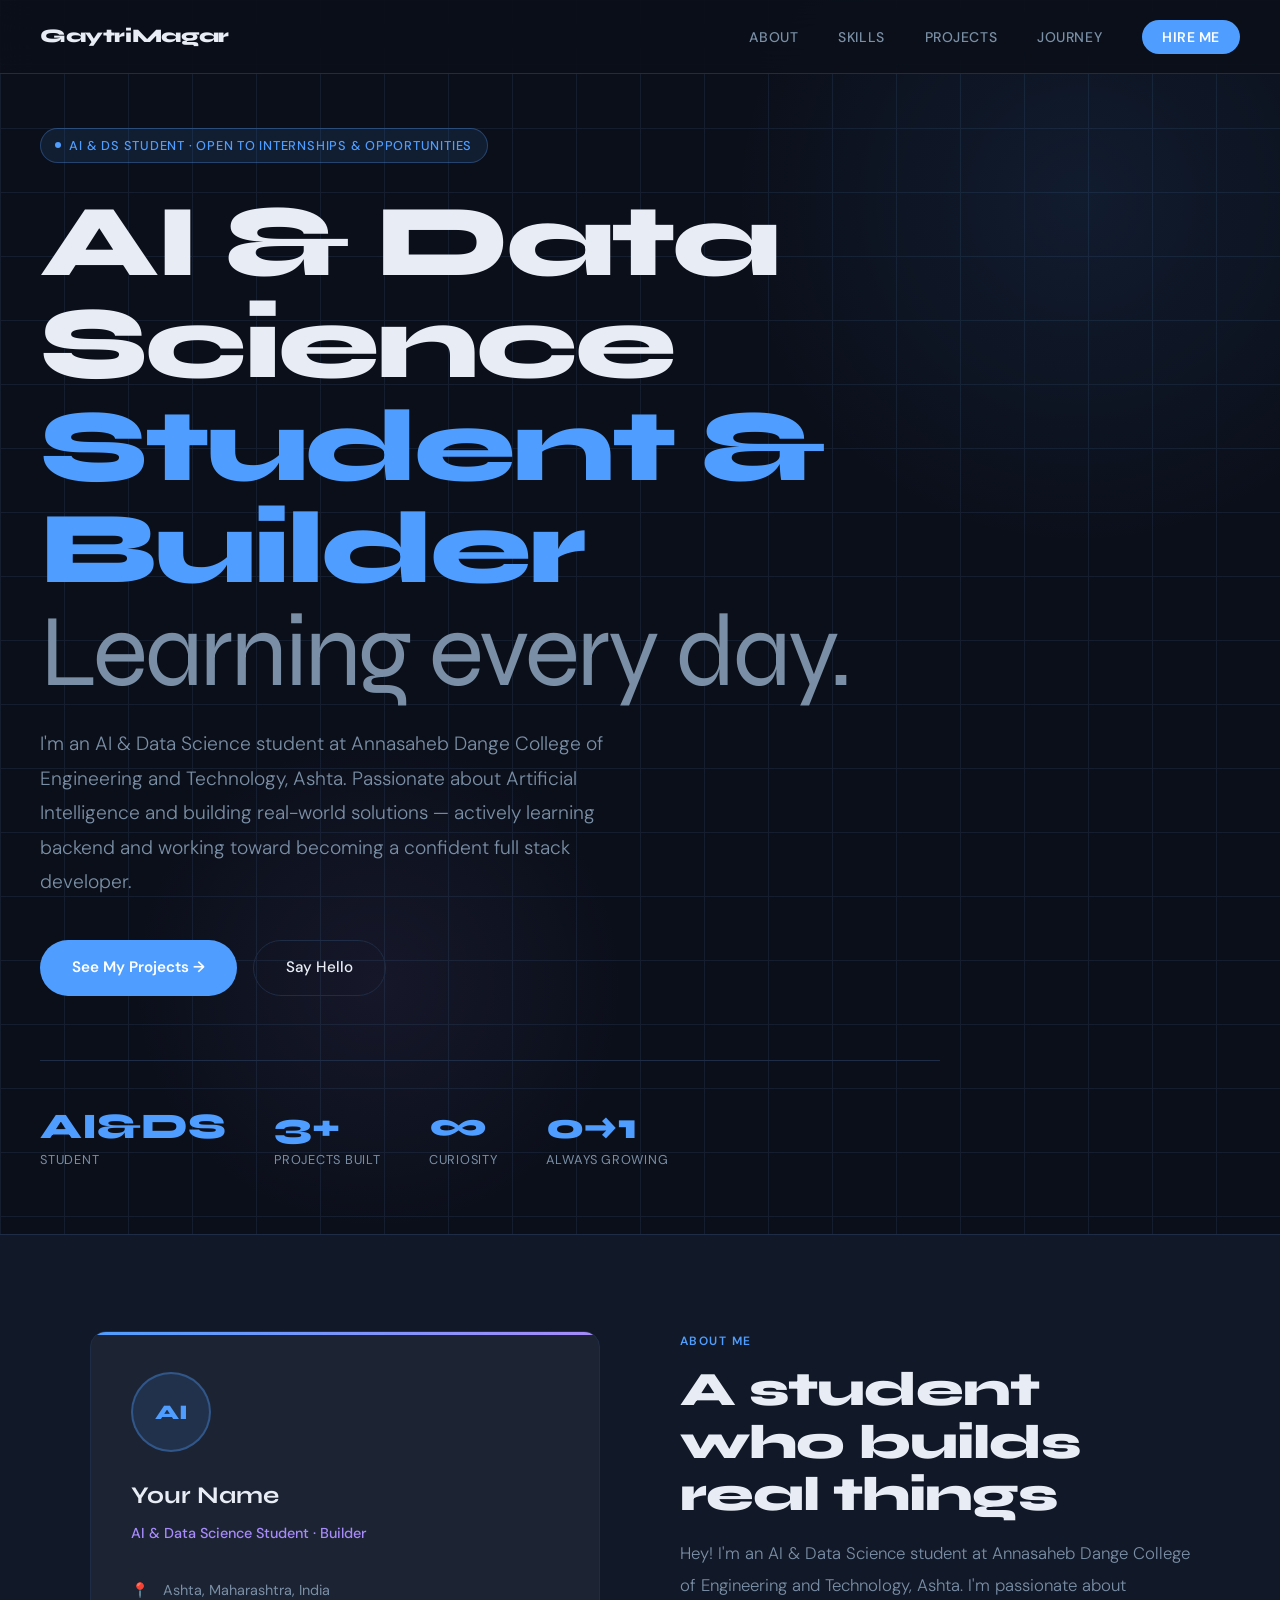
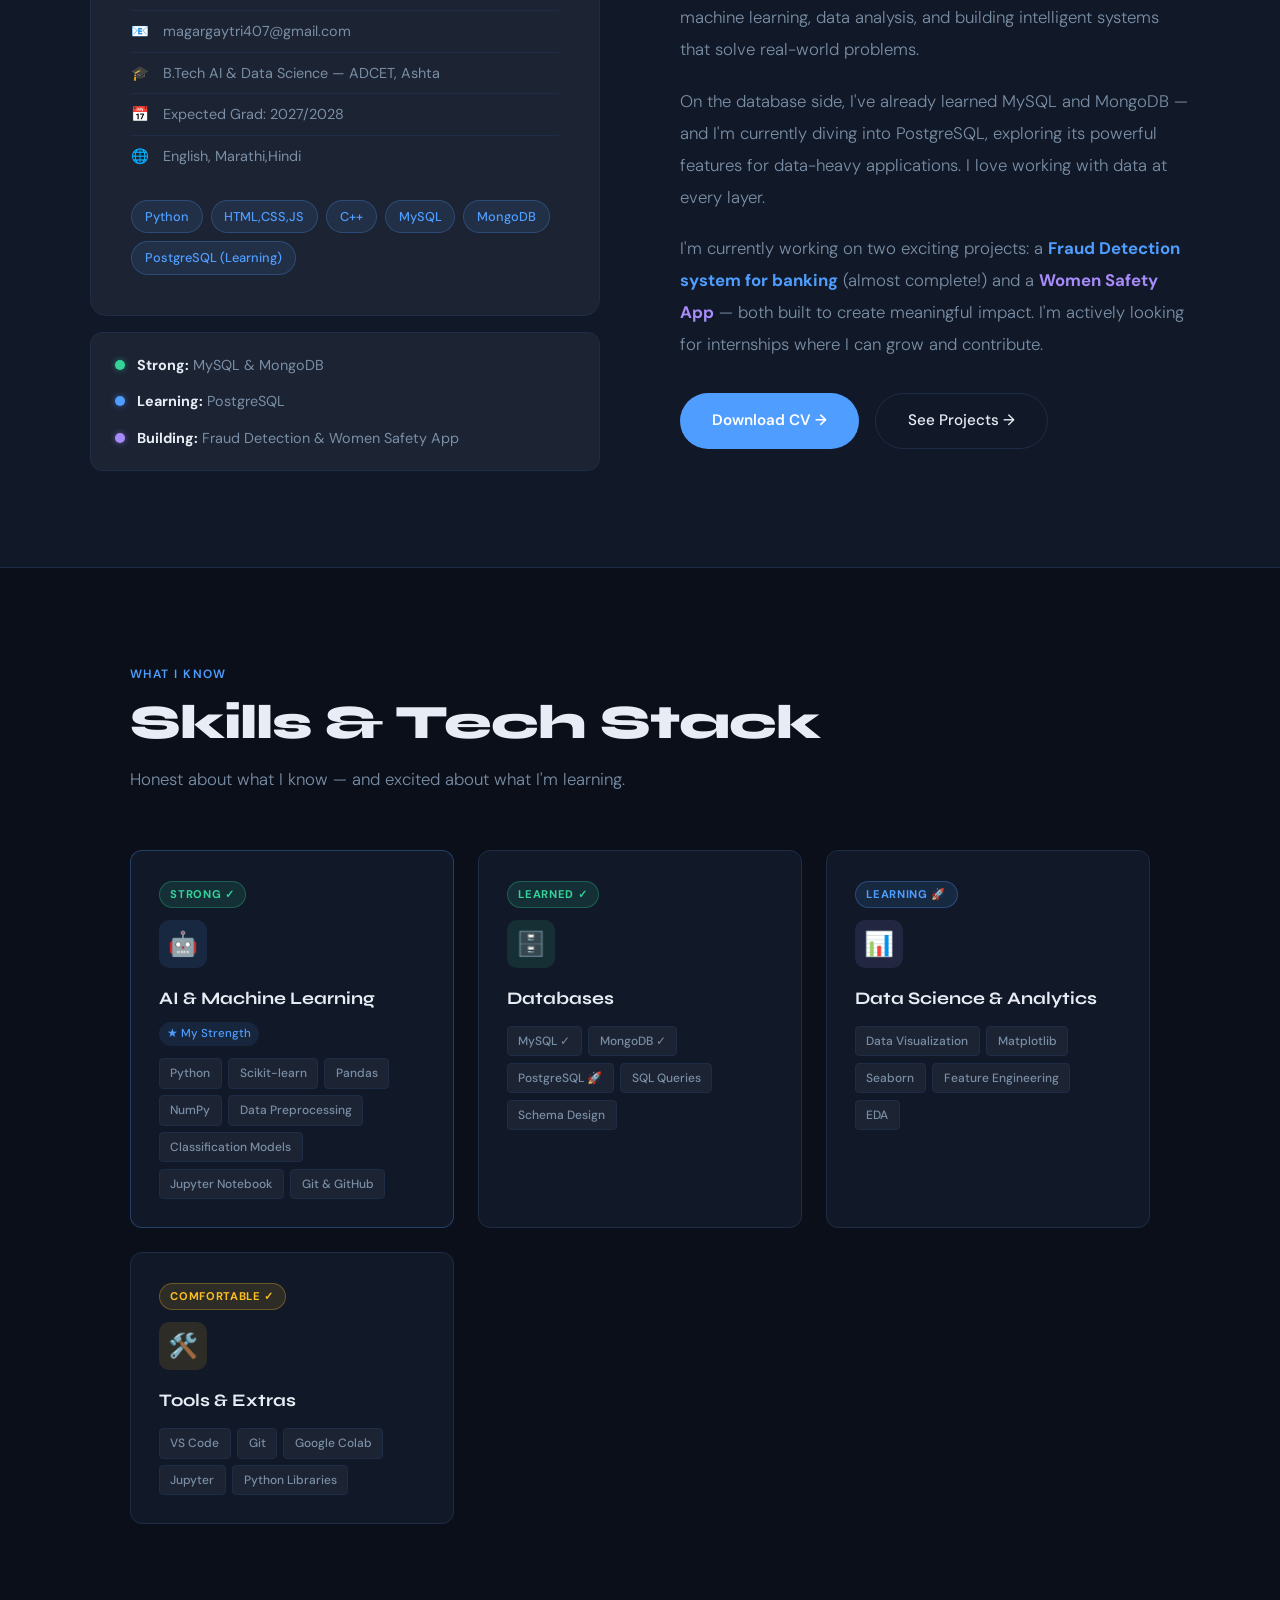
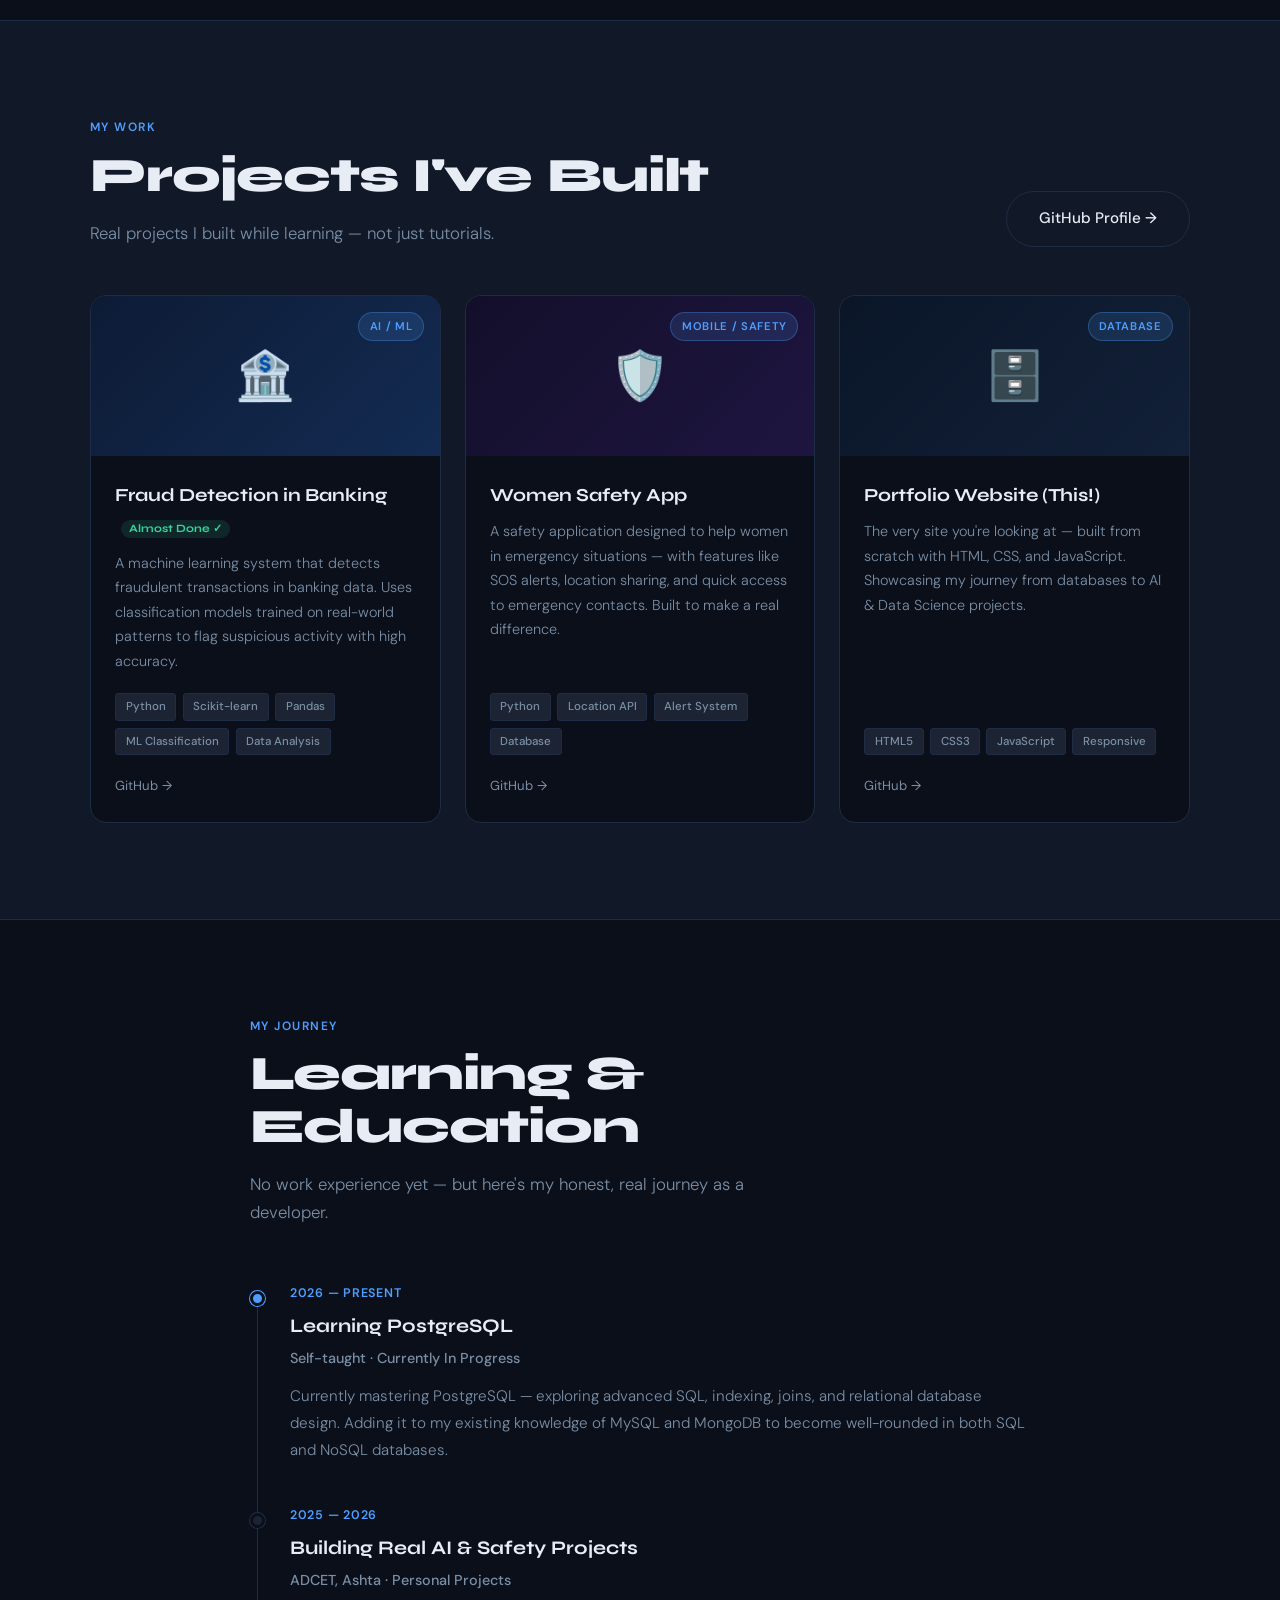
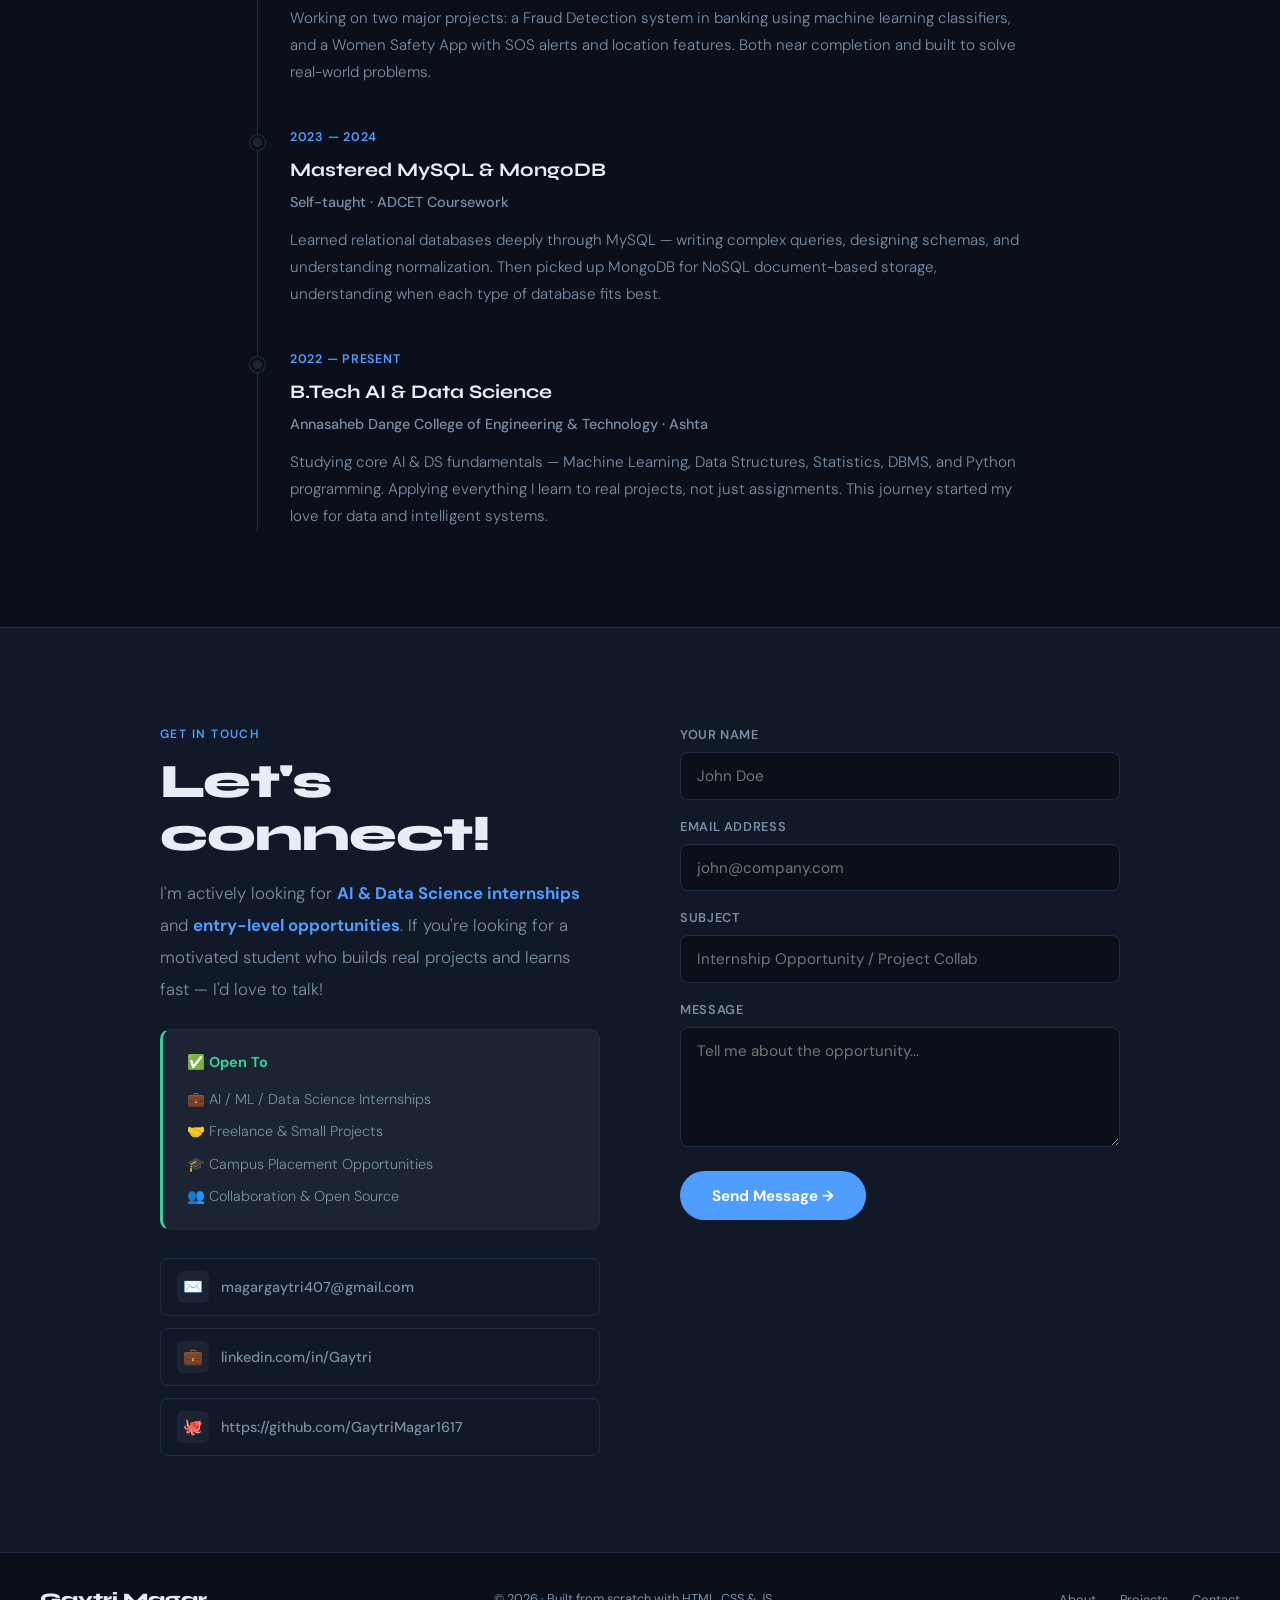
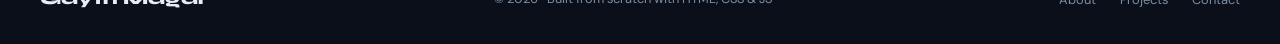
<file: index.html>
<!DOCTYPE html>
<html lang="en">
<head>
  <meta charset="UTF-8">
  <meta name="viewport" content="width=device-width, initial-scale=1.0">
  <title>AI & DS Student — Annasaheb Dange College of Engineering</title>
  <link rel="preconnect" href="https://fonts.googleapis.com">
  <link href="https://fonts.googleapis.com/css2?family=Syne:wght@400;500;600;700;800&family=DM+Sans:ital,wght@0,300;0,400;0,500;1,300&display=swap" rel="stylesheet">
  <link rel="stylesheet" href="style.css">
</head>
<body>

  <!-- ── NAVBAR ── -->
  <nav>
    <a href="#" class="nav-logo">Gaytri<span></span>Magar</a>
    <ul class="nav-links">
      <li><a href="#about">About</a></li>
      <li><a href="#skills">Skills</a></li>
      <li><a href="#projects">Projects</a></li>
      <li><a href="#learning">Journey</a></li>
      <li><a href="#contact" class="nav-cta">Hire Me</a></li>
    </ul>
    <button class="hamburger" onclick="toggleMenu()" aria-label="Menu">
      <span></span><span></span><span></span>
    </button>
  </nav>

  <!-- ── MOBILE MENU ── -->
  <div class="mobile-menu" id="mobileMenu">
    <a href="#about"    onclick="toggleMenu()">About</a>
    <a href="#skills"   onclick="toggleMenu()">Skills</a>
    <a href="#projects" onclick="toggleMenu()">Projects</a>
    <a href="#learning" onclick="toggleMenu()">Journey</a>
    <a href="#contact"  onclick="toggleMenu()">Contact</a>
  </div>

  <!-- ── HERO ── -->
  <section class="hero" id="home">
    <div class="hero-grid-bg"></div>
    <div class="hero-glow"></div>
    <div class="hero-glow2"></div>
    <div class="hero-content">
      <div class="hero-tag">AI &amp; DS Student · Open to internships &amp; opportunities</div>
      <h1>
        AI &amp; Data Science<br>
        <span class="line2">Student &amp; Builder</span><br>
        <span class="line3">Learning every day.</span>
      </h1>
      <p class="hero-desc">
        I'm an AI &amp; Data Science student at Annasaheb Dange College of Engineering and Technology, Ashta. Passionate about Artificial Intelligence and building real-world solutions — actively learning backend and working toward becoming a confident full stack developer.
      </p>
      <div class="hero-actions">
        <a href="#projects" class="btn-primary">See My Projects →</a>
        <a href="#contact"  class="btn-secondary">Say Hello</a>
      </div>
      <div class="hero-stats">
        <div><div class="stat-num">AI&amp;DS</div><div class="stat-label">Student</div></div>
        <div><div class="stat-num">3+</div><div class="stat-label">Projects Built</div></div>
        <div><div class="stat-num">∞</div><div class="stat-label">Curiosity</div></div>
        <div><div class="stat-num">0→1</div><div class="stat-label">Always Growing</div></div>
      </div>
    </div>
  </section>

  <!-- ── ABOUT ── -->
  <section id="about">
    <div class="about-grid">
      <div class="about-visual">
        <div class="about-card">
          <div class="about-initial">AI</div>
          <div class="about-name">Your Name</div>
          <div class="about-role">AI &amp; Data Science Student · Builder</div>
          <ul class="about-details">
            <li><span>📍</span><span>Ashta, Maharashtra, India</span></li>
            <li><span>📧</span><span>magargaytri407@gmail.com</span></li>
            <li><span>🎓</span><span>B.Tech AI &amp; Data Science — ADCET, Ashta</span></li>
            <li><span>📅</span><span>Expected Grad: 2027/2028</span></li>
            <li><span>🌐</span><span>English, Marathi,Hindi</span></li>
          </ul>
          <div class="about-badges">
            <span class="badge">Python</span>
            <span class="badge">HTML,CSS,JS</span>
            <span class="badge">C++</span>
            <span class="badge">MySQL</span>
            <span class="badge">MongoDB</span>
            <span class="badge">PostgreSQL (Learning)</span>
          </div>
        </div>
        <div class="status-card">
          <div class="status-row">
            <span class="status-dot strong"></span>
            <span><strong>Strong:</strong> MySQL &amp; MongoDB</span>
          </div>
          <div class="status-row">
            <span class="status-dot learning"></span>
            <span><strong>Learning:</strong> PostgreSQL</span>
          </div>
          <div class="status-row">
            <span class="status-dot exploring"></span>
            <span><strong>Building:</strong> Fraud Detection &amp; Women Safety App</span>
          </div>
        </div>
      </div>

      <div class="about-text">
        <div class="section-label">About Me</div>
        <h2 class="section-title">A student who builds real things</h2>
        <p>Hey! I'm an AI &amp; Data Science student at Annasaheb Dange College of Engineering and Technology, Ashta.
           I'm passionate about machine learning, data analysis, and building intelligent systems that solve real-world problems.</p>
        <p>On the database side, I've already learned MySQL and MongoDB — and I'm currently diving into PostgreSQL, exploring its powerful features for data-heavy applications. I love working with data at every layer.</p>
        <p>I'm currently working on two exciting projects: a <strong style="color:var(--accent)">Fraud Detection system for banking</strong> (almost complete!) and a <strong style="color:var(--accent2)">Women Safety App</strong> — both built to create meaningful impact. I'm actively looking for internships where I can grow and contribute.</p>
        <div style="margin-top:2rem; display:flex; gap:1rem; flex-wrap:wrap;">
          <a href="#contact" class="btn-primary">Download CV →</a>
          <a href="#projects" class="btn-secondary">See Projects →</a>
        </div>
      </div>
    </div>
  </section>

  <!-- ── SKILLS ── -->
  <section id="skills">
    <div class="skills-header">
      <div class="section-label">What I Know</div>
      <h2 class="section-title">Skills &amp; Tech Stack</h2>
      <p class="section-sub">Honest about what I know — and excited about what I'm learning.</p>
    </div>
    <div class="skills-grid">

      <div class="skill-card featured">
        <div class="skill-level-badge strong">Strong ✓</div>
        <div class="skill-card-icon yellow">🤖</div>
        <h3>AI &amp; Machine Learning <span class="skill-star">★ My Strength</span></h3>
        <div class="skill-tags">
          <span class="skill-tag">Python</span>
          <span class="skill-tag">Scikit-learn</span>
          <span class="skill-tag">Pandas</span>
          <span class="skill-tag">NumPy</span>
          <span class="skill-tag">Data Preprocessing</span>
          <span class="skill-tag">Classification Models</span>
          <span class="skill-tag">Jupyter Notebook</span>
          <span class="skill-tag">Git &amp; GitHub</span>
        </div>
      </div>

      <div class="skill-card">
        <div class="skill-level-badge strong">Learned ✓</div>
        <div class="skill-card-icon blue">🗄️</div>
        <h3>Databases</h3>
        <div class="skill-tags">
          <span class="skill-tag">MySQL ✓</span>
          <span class="skill-tag">MongoDB ✓</span>
          <span class="skill-tag">PostgreSQL 🚀</span>
          <span class="skill-tag">SQL Queries</span>
          <span class="skill-tag">Schema Design</span>
        </div>
      </div>

      <div class="skill-card">
        <div class="skill-level-badge learning">Learning 🚀</div>
        <div class="skill-card-icon teal">📊</div>
        <h3>Data Science &amp; Analytics</h3>
        <div class="skill-tags">
          <span class="skill-tag">Data Visualization</span>
          <span class="skill-tag">Matplotlib</span>
          <span class="skill-tag">Seaborn</span>
          <span class="skill-tag">Feature Engineering</span>
          <span class="skill-tag">EDA</span>
        </div>
      </div>

      <div class="skill-card">
        <div class="skill-level-badge comfortable">Comfortable ✓</div>
        <div class="skill-card-icon pink">🛠️</div>
        <h3>Tools &amp; Extras</h3>
        <div class="skill-tags">
          <span class="skill-tag">VS Code</span>
          <span class="skill-tag">Git</span>
          <span class="skill-tag">Google Colab</span>
          <span class="skill-tag">Jupyter</span>
          <span class="skill-tag">Python Libraries</span>
        </div>
      </div>

    </div>
  </section>

  <!-- ── PROJECTS ── -->
  <section id="projects">
    <div class="projects-inner">
      <div class="projects-header">
        <div>
          <div class="section-label">My Work</div>
          <h2 class="section-title">Projects I've Built</h2>
          <p class="section-sub" style="margin-top:0.5rem;">Real projects I built while learning — not just tutorials.</p>
        </div>
        <a href="https://github.com/" target="_blank" class="btn-secondary">GitHub Profile →</a>
      </div>
      <div class="projects-grid">

        <div class="project-card">
          <div class="project-thumb p1">
            <span>🏦</span>
            <span class="project-thumb-label">AI / ML</span>
          </div>
          <div class="project-body">
            <div class="project-title">Fraud Detection in Banking <span style="font-size:0.7rem;color:var(--accent3);background:rgba(52,211,153,0.12);padding:0.15rem 0.5rem;border-radius:1rem;margin-left:0.4rem;">Almost Done ✓</span></div>
            <p class="project-desc">A machine learning system that detects fraudulent transactions in banking data. Uses classification models trained on real-world patterns to flag suspicious activity with high accuracy.</p>
            <div class="project-stack">
              <span class="stack-pill">Python</span>
              <span class="stack-pill">Scikit-learn</span>
              <span class="stack-pill">Pandas</span>
              <span class="stack-pill">ML Classification</span>
              <span class="stack-pill">Data Analysis</span>
            </div>
            <div class="project-links">
              <a href="#" class="project-link ghost">GitHub →</a>
            </div>
          </div>
        </div>

        <div class="project-card">
          <div class="project-thumb p3">
            <span>🛡️</span>
            <span class="project-thumb-label">Mobile / Safety</span>
          </div>
          <div class="project-body">
            <div class="project-title">Women Safety App</div>
            <p class="project-desc">A safety application designed to help women in emergency situations — with features like SOS alerts, location sharing, and quick access to emergency contacts. Built to make a real difference.</p>
            <div class="project-stack">
              <span class="stack-pill">Python</span>
              <span class="stack-pill">Location API</span>
              <span class="stack-pill">Alert System</span>
              <span class="stack-pill">Database</span>
            </div>
            <div class="project-links">
              <a href="#" class="project-link ghost">GitHub →</a>
            </div>
          </div>
        </div>

        <div class="project-card">
          <div class="project-thumb p2">
            <span>🗄️</span>
            <span class="project-thumb-label">Database</span>
          </div>
          <div class="project-body">
            <div class="project-title">Portfolio Website (This!)</div>
            <p class="project-desc">The very site you're looking at — built from scratch with HTML, CSS, and JavaScript. Showcasing my journey from databases to AI &amp; Data Science projects.</p>
            <div class="project-stack">
              <span class="stack-pill">HTML5</span>
              <span class="stack-pill">CSS3</span>
              <span class="stack-pill">JavaScript</span>
              <span class="stack-pill">Responsive</span>
            </div>
            <div class="project-links">
              <a href="#" class="project-link ghost">GitHub →</a>
            </div>
          </div>
        </div>

      </div>
    </div>
  </section>

  <!-- ── LEARNING JOURNEY ── -->
  <section id="learning">
    <div class="exp-header">
      <div class="section-label">My Journey</div>
      <h2 class="section-title">Learning &amp; Education</h2>
      <p class="section-sub">No work experience yet — but here's my honest, real journey as a developer.</p>
    </div>
    <div class="timeline">

      <div class="timeline-item">
        <div class="timeline-dot"></div>
        <div class="timeline-period">2026 — Present</div>
        <div class="timeline-title">Learning PostgreSQL</div>
        <div class="timeline-company">Self-taught · Currently In Progress</div>
        <p class="timeline-desc">Currently mastering PostgreSQL — exploring advanced SQL, indexing, joins, and relational database design. Adding it to my existing knowledge of MySQL and MongoDB to become well-rounded in both SQL and NoSQL databases.</p>
      </div>

      <div class="timeline-item">
        <div class="timeline-dot"></div>
        <div class="timeline-period">2025 — 2026</div>
        <div class="timeline-title">Building Real AI &amp; Safety Projects</div>
        <div class="timeline-company">ADCET, Ashta · Personal Projects</div>
        <p class="timeline-desc">Working on two major projects: a Fraud Detection system in banking using machine learning classifiers, and a Women Safety App with SOS alerts and location features. Both near completion and built to solve real-world problems.</p>
      </div>

      <div class="timeline-item">
        <div class="timeline-dot"></div>
        <div class="timeline-period">2023 — 2024</div>
        <div class="timeline-title">Mastered MySQL &amp; MongoDB</div>
        <div class="timeline-company">Self-taught · ADCET Coursework</div>
        <p class="timeline-desc">Learned relational databases deeply through MySQL — writing complex queries, designing schemas, and understanding normalization. Then picked up MongoDB for NoSQL document-based storage, understanding when each type of database fits best.</p>
      </div>

      <div class="timeline-item">
        <div class="timeline-dot"></div>
        <div class="timeline-period">2022 — Present</div>
        <div class="timeline-title">B.Tech AI &amp; Data Science</div>
        <div class="timeline-company">Annasaheb Dange College of Engineering &amp; Technology · Ashta</div>
        <p class="timeline-desc">Studying core AI &amp; DS fundamentals — Machine Learning, Data Structures, Statistics, DBMS, and Python programming. Applying everything I learn to real projects, not just assignments. This journey started my love for data and intelligent systems.</p>
      </div>

    </div>
  </section>

  <!-- ── CONTACT ── -->
  <section id="contact">
    <div class="contact-inner">
      <div class="contact-info">
        <div class="section-label">Get In Touch</div>
        <h2 class="section-title">Let's connect!</h2>
        <p>I'm actively looking for <strong style="color:var(--accent)">AI &amp; Data Science internships</strong> and <strong style="color:var(--accent)">entry-level opportunities</strong>. If you're looking for a motivated student who builds real projects and learns fast — I'd love to talk!</p>
        <div class="open-to-box">
          <div class="open-to-title">✅ Open To</div>
          <ul class="open-to-list">
            <li>💼 AI / ML / Data Science Internships</li>
            <li>🤝 Freelance &amp; Small Projects</li>
            <li>🎓 Campus Placement Opportunities</li>
            <li>👥 Collaboration &amp; Open Source</li>
          </ul>
        </div>
        <div class="contact-socials">
          <a href="mailto:you@email.com" class="social-link">
            <div class="social-icon">✉️</div> magargaytri407@gmail.com
          </a>
          <a href="#" class="social-link">
            <div class="social-icon">💼</div> linkedin.com/in/Gaytri
          </a>
          <a href="#" class="social-link">
            <div class="social-icon">🐙</div> https://github.com/GaytriMagar1617
          </a>
        </div>
      </div>
      <div class="contact-form">
        <div class="form-group">
          <label>Your Name</label>
          <input type="text" id="contactName" placeholder="John Doe">
        </div>
        <div class="form-group">
          <label>Email Address</label>
          <input type="email" id="contactEmail" placeholder="john@company.com">
        </div>
        <div class="form-group">
          <label>Subject</label>
          <input type="text" id="contactSubject" placeholder="Internship Opportunity / Project Collab">
        </div>
        <div class="form-group">
          <label>Message</label>
          <textarea id="contactMessage" placeholder="Tell me about the opportunity..."></textarea>
        </div>
        <button class="form-submit" id="submitBtn" onclick="handleSubmit()">Send Message →</button>
        <div id="formMsg" style="margin-top:0.75rem;font-size:0.9rem;display:none;"></div>
      </div>
    </div>
  </section>

  <!-- ── FOOTER ── -->
  <footer>
    <a href="#" class="footer-logo">Gaytri<span> </span>Magar</a>
    <p class="footer-copy">© 2026 · Built from scratch with HTML, CSS &amp; JS </p>
    <ul class="footer-links">
      <li><a href="#about">About</a></li>
      <li><a href="#projects">Projects</a></li>
      <li><a href="#contact">Contact</a></li>
    </ul>
  </footer>

  <a href="#home" class="back-top" id="backTop">↑</a>
  <script src="script.js"></script>
</body>
</html>
</file>
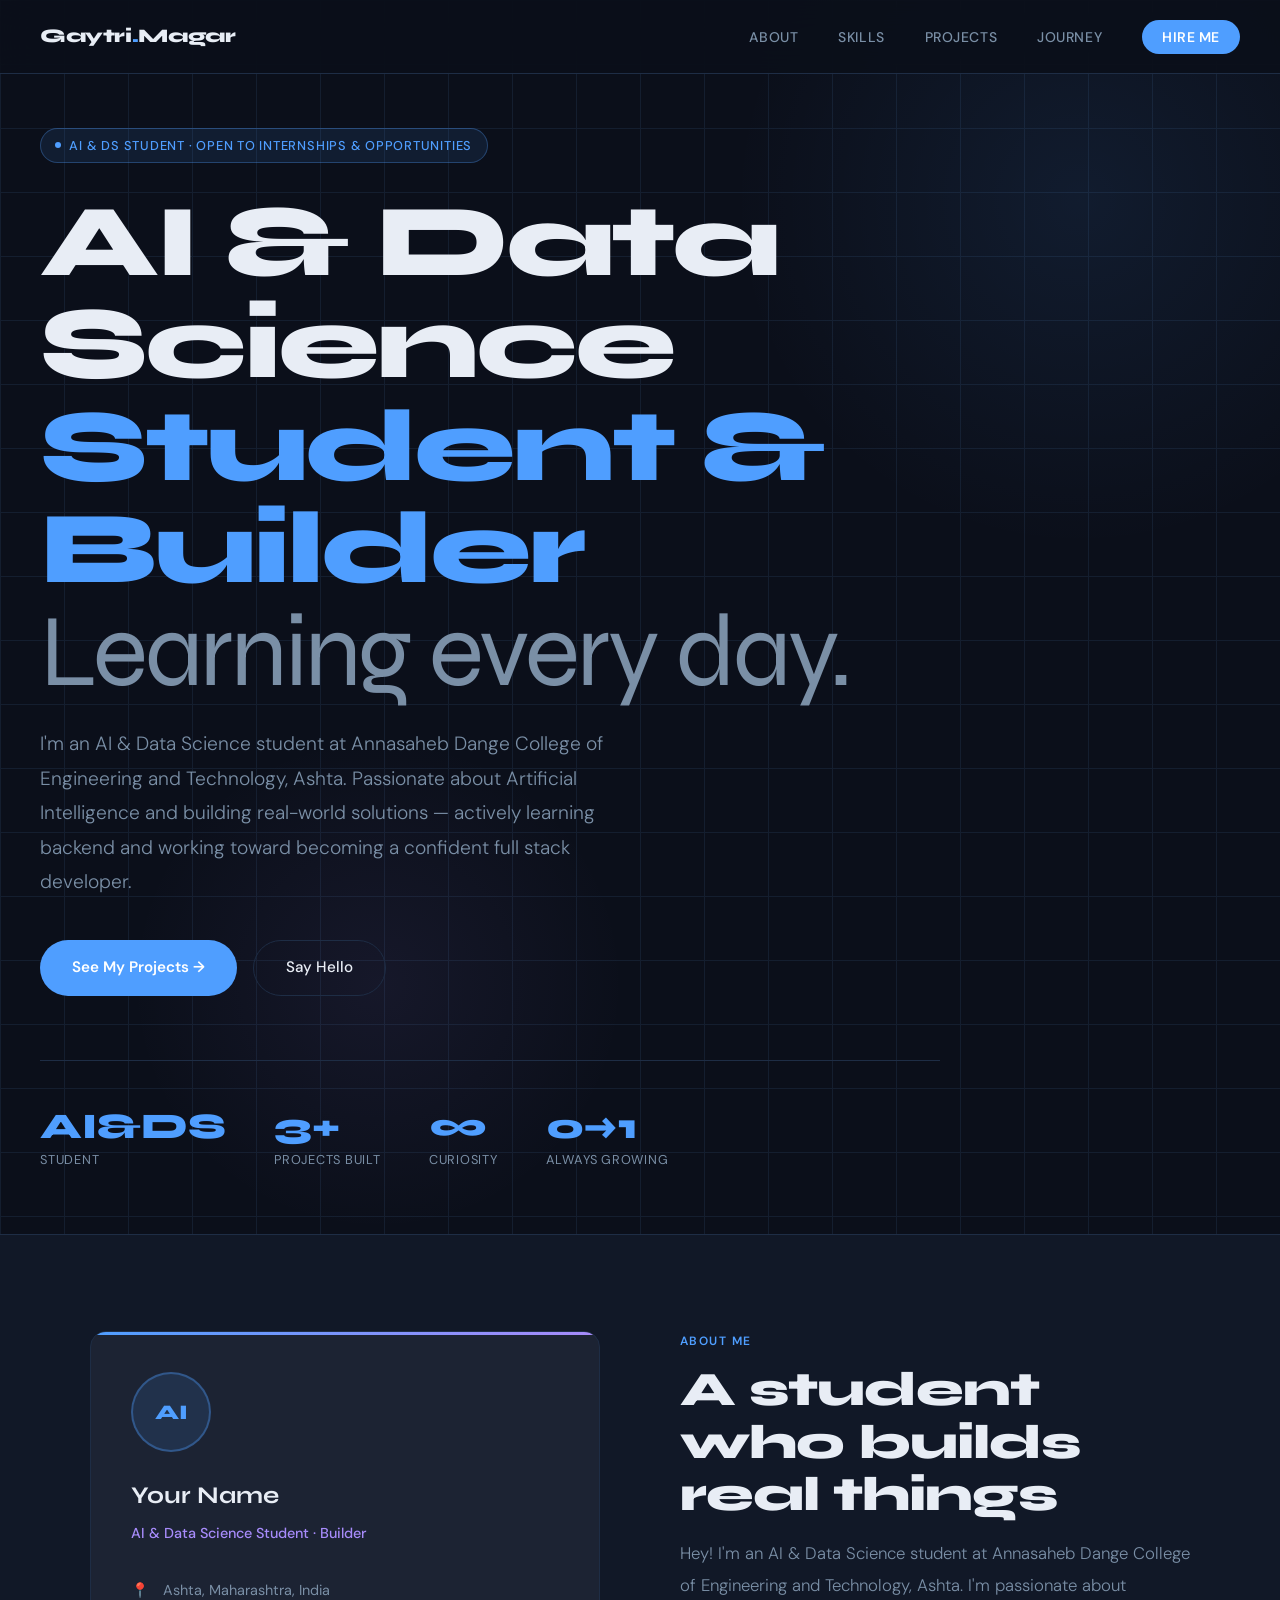
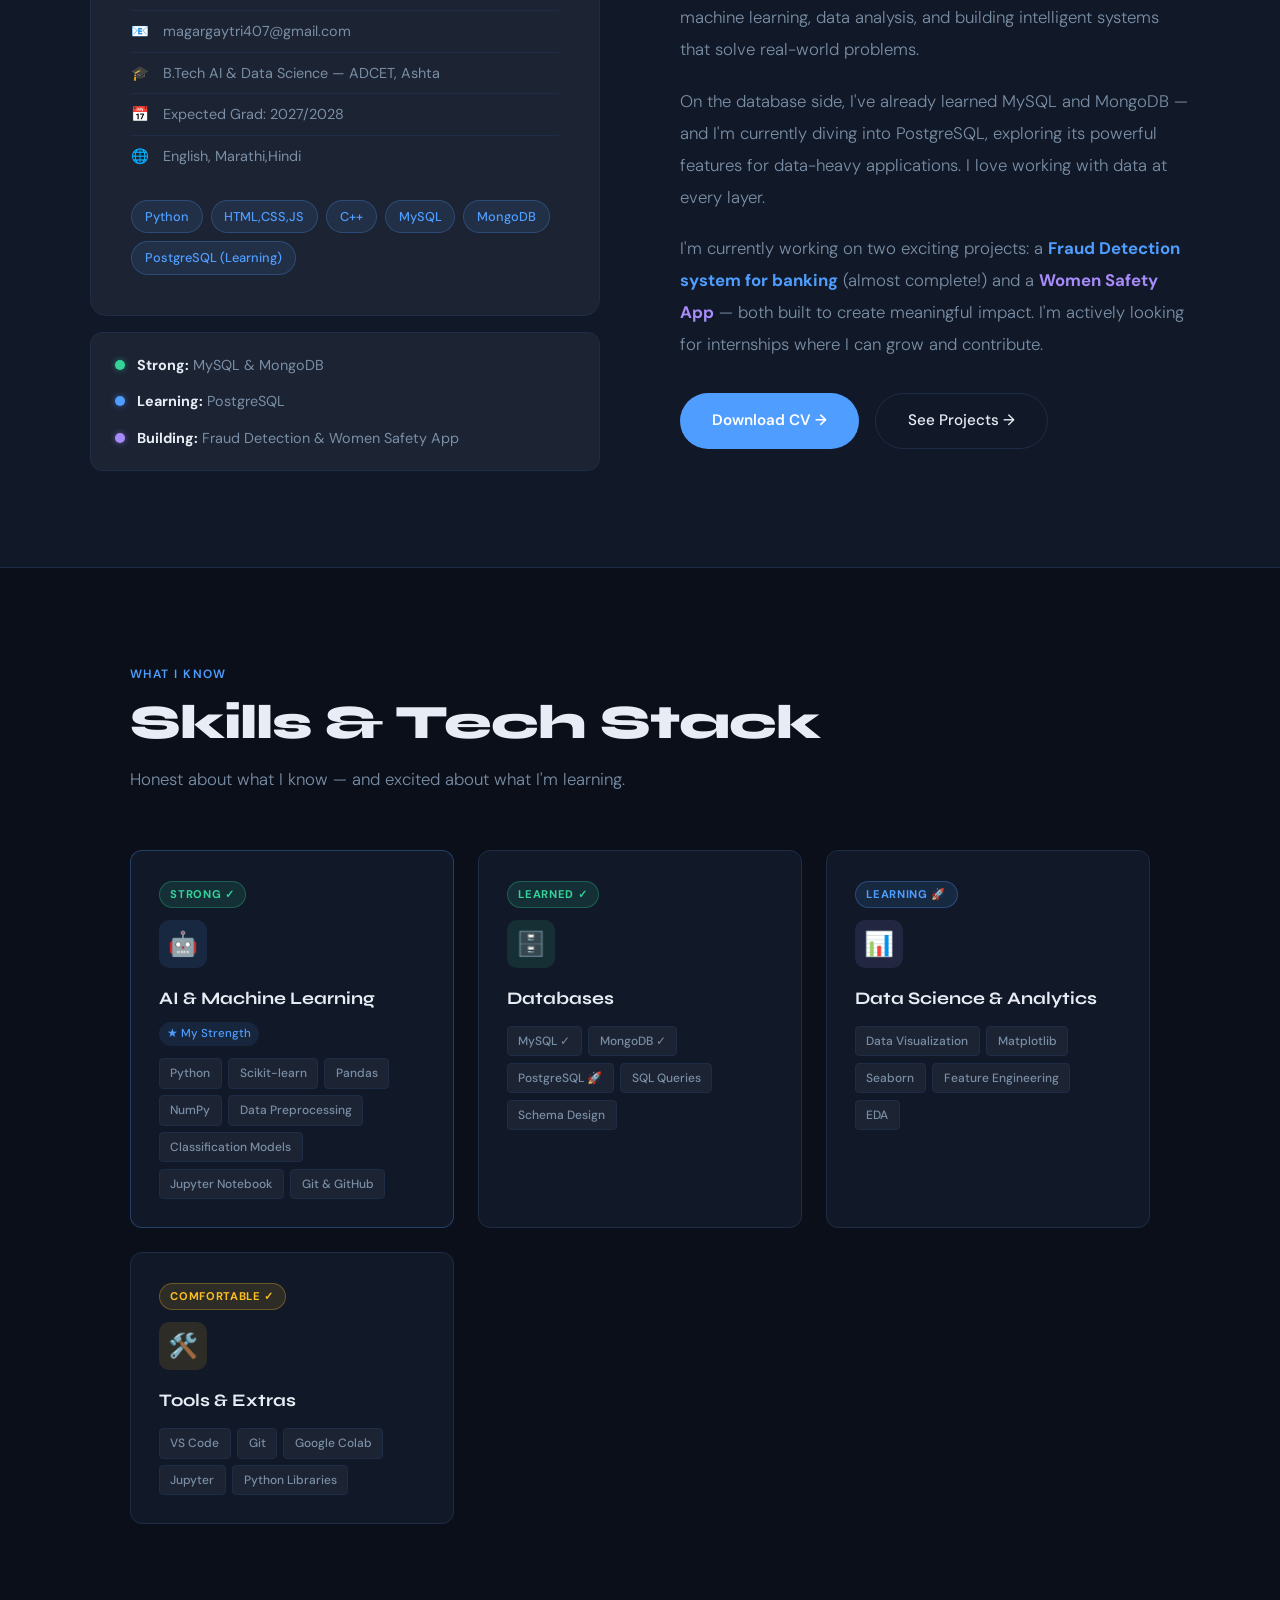
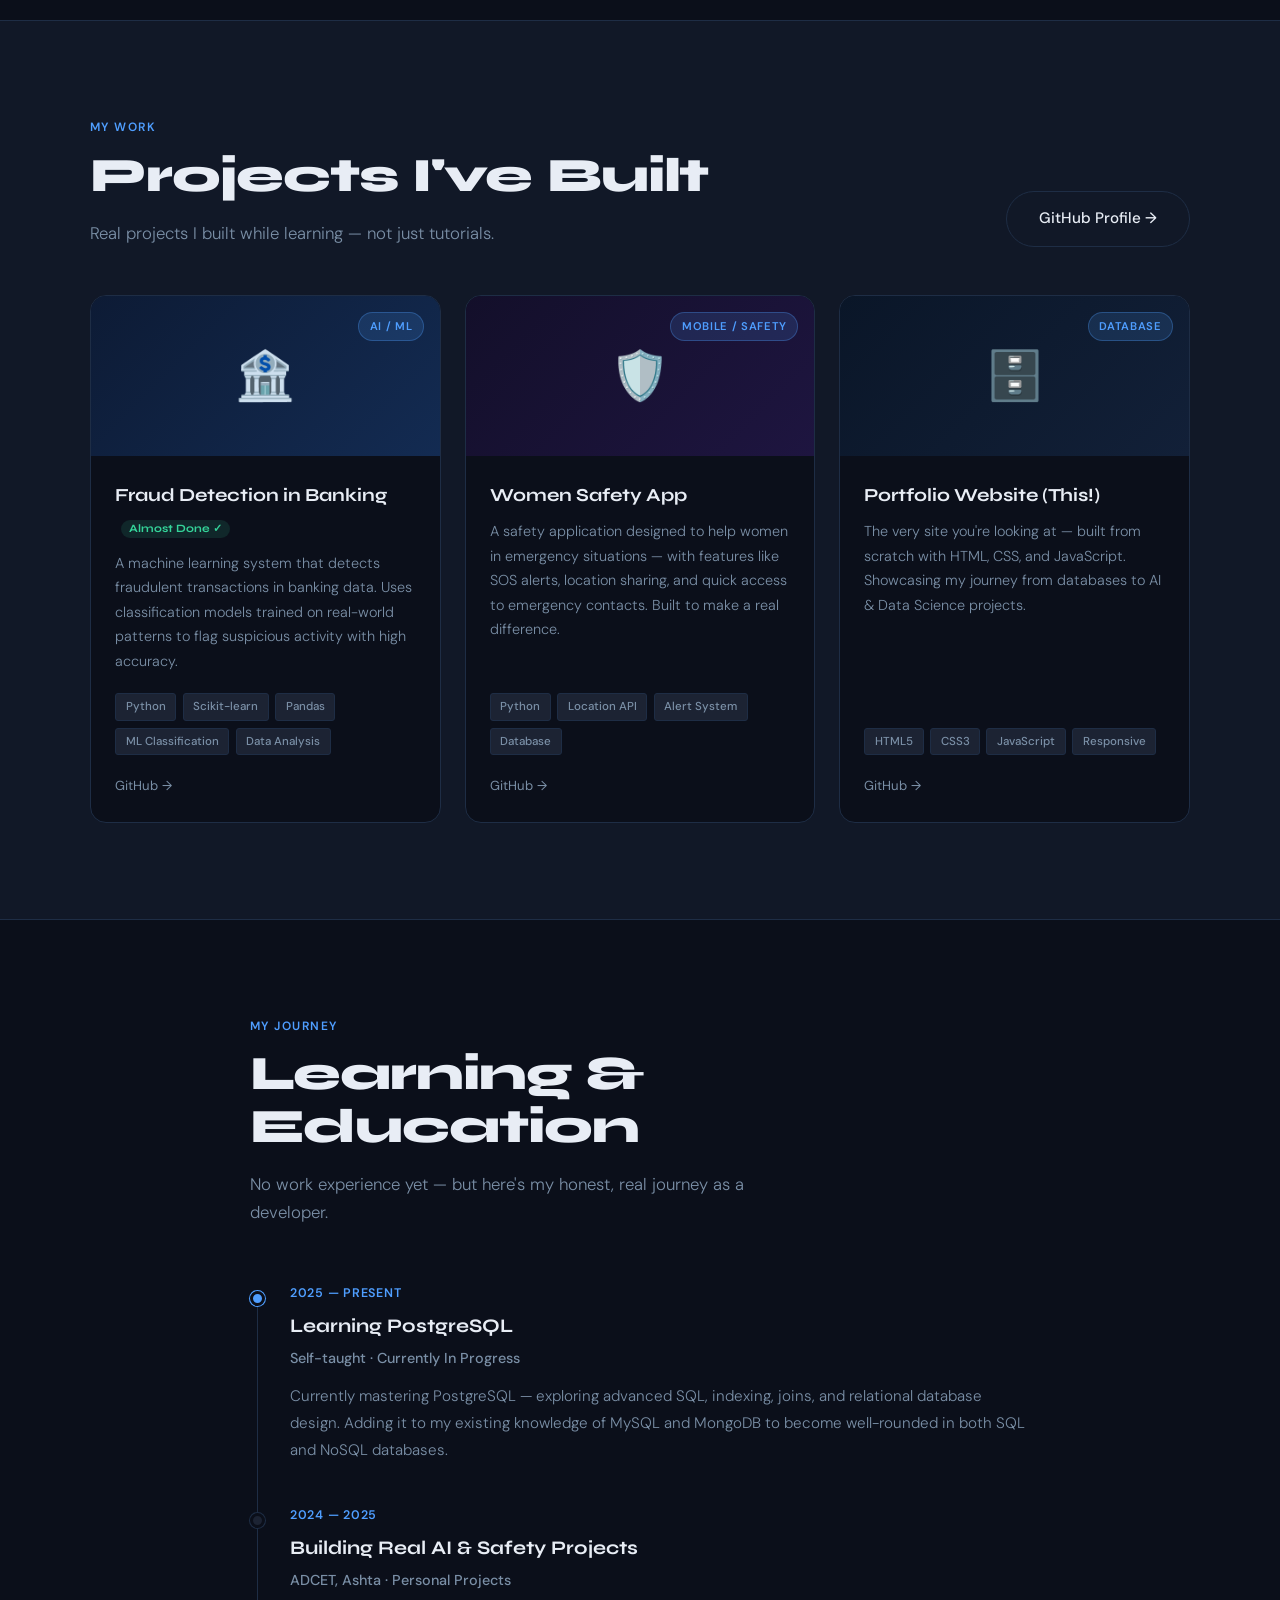
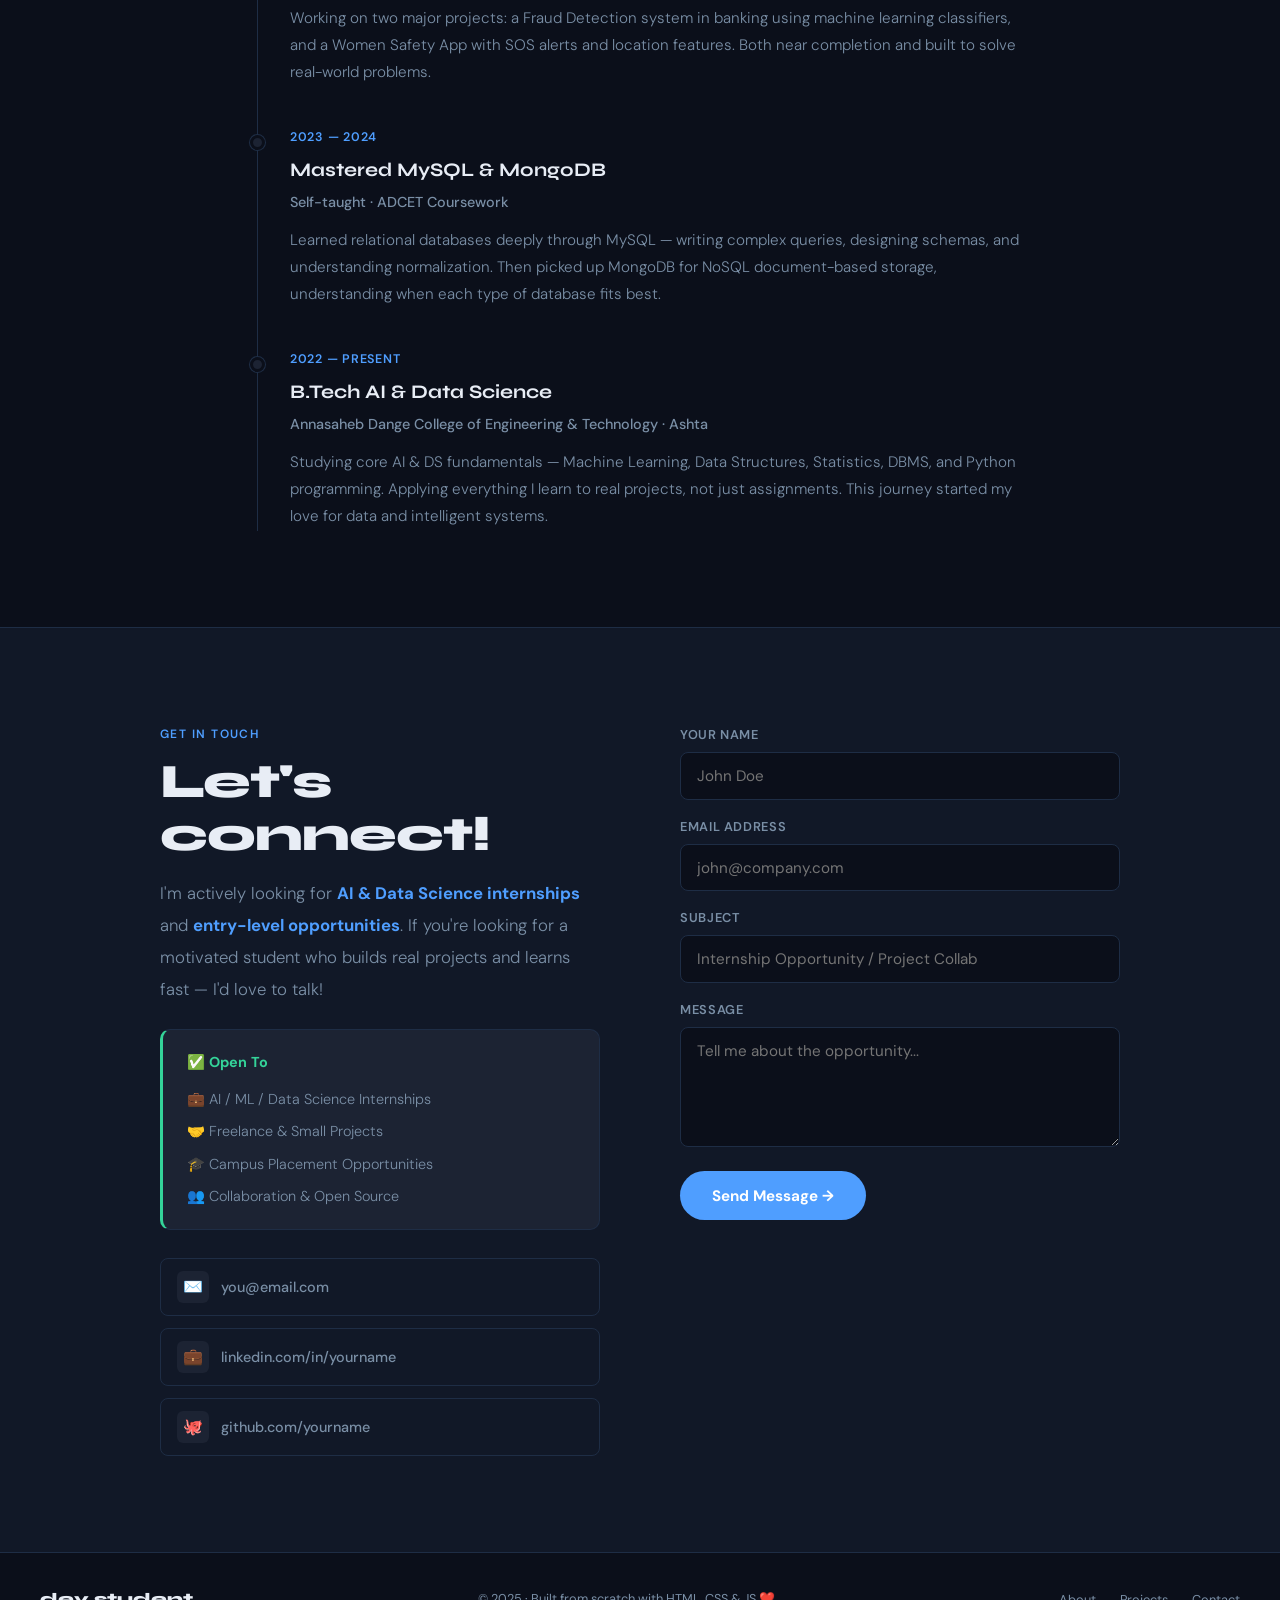
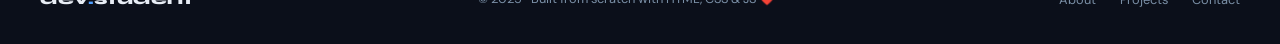
<file: frontend/index.html>
<!DOCTYPE html>
<html lang="en">
<head>
  <meta charset="UTF-8">
  <meta name="viewport" content="width=device-width, initial-scale=1.0">
  <title>AI & DS Student — Annasaheb Dange College of Engineering</title>
  <link rel="preconnect" href="https://fonts.googleapis.com">
  <link href="https://fonts.googleapis.com/css2?family=Syne:wght@400;500;600;700;800&family=DM+Sans:ital,wght@0,300;0,400;0,500;1,300&display=swap" rel="stylesheet">
  <link rel="stylesheet" href="style.css">
</head>
<body>

  <!-- ── NAVBAR ── -->
  <nav>
    <a href="#" class="nav-logo">Gaytri<span>.</span>Magar</a>
    <ul class="nav-links">
      <li><a href="#about">About</a></li>
      <li><a href="#skills">Skills</a></li>
      <li><a href="#projects">Projects</a></li>
      <li><a href="#learning">Journey</a></li>
      <li><a href="#contact" class="nav-cta">Hire Me</a></li>
    </ul>
    <button class="hamburger" onclick="toggleMenu()" aria-label="Menu">
      <span></span><span></span><span></span>
    </button>
  </nav>

  <!-- ── MOBILE MENU ── -->
  <div class="mobile-menu" id="mobileMenu">
    <a href="#about"    onclick="toggleMenu()">About</a>
    <a href="#skills"   onclick="toggleMenu()">Skills</a>
    <a href="#projects" onclick="toggleMenu()">Projects</a>
    <a href="#learning" onclick="toggleMenu()">Journey</a>
    <a href="#contact"  onclick="toggleMenu()">Contact</a>
  </div>

  <!-- ── HERO ── -->
  <section class="hero" id="home">
    <div class="hero-grid-bg"></div>
    <div class="hero-glow"></div>
    <div class="hero-glow2"></div>
    <div class="hero-content">
      <div class="hero-tag">AI &amp; DS Student · Open to internships &amp; opportunities</div>
      <h1>
        AI &amp; Data Science<br>
        <span class="line2">Student &amp; Builder</span><br>
        <span class="line3">Learning every day.</span>
      </h1>
      <p class="hero-desc">
        I'm an AI &amp; Data Science student at Annasaheb Dange College of Engineering and Technology, Ashta. Passionate about Artificial Intelligence and building real-world solutions — actively learning backend and working toward becoming a confident full stack developer.
      </p>
      <div class="hero-actions">
        <a href="#projects" class="btn-primary">See My Projects →</a>
        <a href="#contact"  class="btn-secondary">Say Hello</a>
      </div>
      <div class="hero-stats">
        <div><div class="stat-num">AI&amp;DS</div><div class="stat-label">Student</div></div>
        <div><div class="stat-num">3+</div><div class="stat-label">Projects Built</div></div>
        <div><div class="stat-num">∞</div><div class="stat-label">Curiosity</div></div>
        <div><div class="stat-num">0→1</div><div class="stat-label">Always Growing</div></div>
      </div>
    </div>
  </section>

  <!-- ── ABOUT ── -->
  <section id="about">
    <div class="about-grid">
      <div class="about-visual">
        <div class="about-card">
          <div class="about-initial">AI</div>
          <div class="about-name">Your Name</div>
          <div class="about-role">AI &amp; Data Science Student · Builder</div>
          <ul class="about-details">
            <li><span>📍</span><span>Ashta, Maharashtra, India</span></li>
            <li><span>📧</span><span>magargaytri407@gmail.com</span></li>
            <li><span>🎓</span><span>B.Tech AI &amp; Data Science — ADCET, Ashta</span></li>
            <li><span>📅</span><span>Expected Grad: 2027/2028</span></li>
            <li><span>🌐</span><span>English, Marathi,Hindi</span></li>
          </ul>
          <div class="about-badges">
            <span class="badge">Python</span>
            <span class="badge">HTML,CSS,JS</span>
            <span class="badge">C++</span>
            <span class="badge">MySQL</span>
            <span class="badge">MongoDB</span>
            <span class="badge">PostgreSQL (Learning)</span>
          </div>
        </div>
        <div class="status-card">
          <div class="status-row">
            <span class="status-dot strong"></span>
            <span><strong>Strong:</strong> MySQL &amp; MongoDB</span>
          </div>
          <div class="status-row">
            <span class="status-dot learning"></span>
            <span><strong>Learning:</strong> PostgreSQL</span>
          </div>
          <div class="status-row">
            <span class="status-dot exploring"></span>
            <span><strong>Building:</strong> Fraud Detection &amp; Women Safety App</span>
          </div>
        </div>
      </div>

      <div class="about-text">
        <div class="section-label">About Me</div>
        <h2 class="section-title">A student who builds real things</h2>
        <p>Hey! I'm an AI &amp; Data Science student at Annasaheb Dange College of Engineering and Technology, Ashta.
           I'm passionate about machine learning, data analysis, and building intelligent systems that solve real-world problems.</p>
        <p>On the database side, I've already learned MySQL and MongoDB — and I'm currently diving into PostgreSQL, exploring its powerful features for data-heavy applications. I love working with data at every layer.</p>
        <p>I'm currently working on two exciting projects: a <strong style="color:var(--accent)">Fraud Detection system for banking</strong> (almost complete!) and a <strong style="color:var(--accent2)">Women Safety App</strong> — both built to create meaningful impact. I'm actively looking for internships where I can grow and contribute.</p>
        <div style="margin-top:2rem; display:flex; gap:1rem; flex-wrap:wrap;">
          <a href="#contact" class="btn-primary">Download CV →</a>
          <a href="#projects" class="btn-secondary">See Projects →</a>
        </div>
      </div>
    </div>
  </section>

  <!-- ── SKILLS ── -->
  <section id="skills">
    <div class="skills-header">
      <div class="section-label">What I Know</div>
      <h2 class="section-title">Skills &amp; Tech Stack</h2>
      <p class="section-sub">Honest about what I know — and excited about what I'm learning.</p>
    </div>
    <div class="skills-grid">

      <div class="skill-card featured">
        <div class="skill-level-badge strong">Strong ✓</div>
        <div class="skill-card-icon yellow">🤖</div>
        <h3>AI &amp; Machine Learning <span class="skill-star">★ My Strength</span></h3>
        <div class="skill-tags">
          <span class="skill-tag">Python</span>
          <span class="skill-tag">Scikit-learn</span>
          <span class="skill-tag">Pandas</span>
          <span class="skill-tag">NumPy</span>
          <span class="skill-tag">Data Preprocessing</span>
          <span class="skill-tag">Classification Models</span>
          <span class="skill-tag">Jupyter Notebook</span>
          <span class="skill-tag">Git &amp; GitHub</span>
        </div>
      </div>

      <div class="skill-card">
        <div class="skill-level-badge strong">Learned ✓</div>
        <div class="skill-card-icon blue">🗄️</div>
        <h3>Databases</h3>
        <div class="skill-tags">
          <span class="skill-tag">MySQL ✓</span>
          <span class="skill-tag">MongoDB ✓</span>
          <span class="skill-tag">PostgreSQL 🚀</span>
          <span class="skill-tag">SQL Queries</span>
          <span class="skill-tag">Schema Design</span>
        </div>
      </div>

      <div class="skill-card">
        <div class="skill-level-badge learning">Learning 🚀</div>
        <div class="skill-card-icon teal">📊</div>
        <h3>Data Science &amp; Analytics</h3>
        <div class="skill-tags">
          <span class="skill-tag">Data Visualization</span>
          <span class="skill-tag">Matplotlib</span>
          <span class="skill-tag">Seaborn</span>
          <span class="skill-tag">Feature Engineering</span>
          <span class="skill-tag">EDA</span>
        </div>
      </div>

      <div class="skill-card">
        <div class="skill-level-badge comfortable">Comfortable ✓</div>
        <div class="skill-card-icon pink">🛠️</div>
        <h3>Tools &amp; Extras</h3>
        <div class="skill-tags">
          <span class="skill-tag">VS Code</span>
          <span class="skill-tag">Git</span>
          <span class="skill-tag">Google Colab</span>
          <span class="skill-tag">Jupyter</span>
          <span class="skill-tag">Python Libraries</span>
        </div>
      </div>

    </div>
  </section>

  <!-- ── PROJECTS ── -->
  <section id="projects">
    <div class="projects-inner">
      <div class="projects-header">
        <div>
          <div class="section-label">My Work</div>
          <h2 class="section-title">Projects I've Built</h2>
          <p class="section-sub" style="margin-top:0.5rem;">Real projects I built while learning — not just tutorials.</p>
        </div>
        <a href="https://github.com/" target="_blank" class="btn-secondary">GitHub Profile →</a>
      </div>
      <div class="projects-grid">

        <div class="project-card">
          <div class="project-thumb p1">
            <span>🏦</span>
            <span class="project-thumb-label">AI / ML</span>
          </div>
          <div class="project-body">
            <div class="project-title">Fraud Detection in Banking <span style="font-size:0.7rem;color:var(--accent3);background:rgba(52,211,153,0.12);padding:0.15rem 0.5rem;border-radius:1rem;margin-left:0.4rem;">Almost Done ✓</span></div>
            <p class="project-desc">A machine learning system that detects fraudulent transactions in banking data. Uses classification models trained on real-world patterns to flag suspicious activity with high accuracy.</p>
            <div class="project-stack">
              <span class="stack-pill">Python</span>
              <span class="stack-pill">Scikit-learn</span>
              <span class="stack-pill">Pandas</span>
              <span class="stack-pill">ML Classification</span>
              <span class="stack-pill">Data Analysis</span>
            </div>
            <div class="project-links">
              <a href="#" class="project-link ghost">GitHub →</a>
            </div>
          </div>
        </div>

        <div class="project-card">
          <div class="project-thumb p3">
            <span>🛡️</span>
            <span class="project-thumb-label">Mobile / Safety</span>
          </div>
          <div class="project-body">
            <div class="project-title">Women Safety App</div>
            <p class="project-desc">A safety application designed to help women in emergency situations — with features like SOS alerts, location sharing, and quick access to emergency contacts. Built to make a real difference.</p>
            <div class="project-stack">
              <span class="stack-pill">Python</span>
              <span class="stack-pill">Location API</span>
              <span class="stack-pill">Alert System</span>
              <span class="stack-pill">Database</span>
            </div>
            <div class="project-links">
              <a href="#" class="project-link ghost">GitHub →</a>
            </div>
          </div>
        </div>

        <div class="project-card">
          <div class="project-thumb p2">
            <span>🗄️</span>
            <span class="project-thumb-label">Database</span>
          </div>
          <div class="project-body">
            <div class="project-title">Portfolio Website (This!)</div>
            <p class="project-desc">The very site you're looking at — built from scratch with HTML, CSS, and JavaScript. Showcasing my journey from databases to AI &amp; Data Science projects.</p>
            <div class="project-stack">
              <span class="stack-pill">HTML5</span>
              <span class="stack-pill">CSS3</span>
              <span class="stack-pill">JavaScript</span>
              <span class="stack-pill">Responsive</span>
            </div>
            <div class="project-links">
              <a href="#" class="project-link ghost">GitHub →</a>
            </div>
          </div>
        </div>

      </div>
    </div>
  </section>

  <!-- ── LEARNING JOURNEY ── -->
  <section id="learning">
    <div class="exp-header">
      <div class="section-label">My Journey</div>
      <h2 class="section-title">Learning &amp; Education</h2>
      <p class="section-sub">No work experience yet — but here's my honest, real journey as a developer.</p>
    </div>
    <div class="timeline">

      <div class="timeline-item">
        <div class="timeline-dot"></div>
        <div class="timeline-period">2025 — Present</div>
        <div class="timeline-title">Learning PostgreSQL</div>
        <div class="timeline-company">Self-taught · Currently In Progress</div>
        <p class="timeline-desc">Currently mastering PostgreSQL — exploring advanced SQL, indexing, joins, and relational database design. Adding it to my existing knowledge of MySQL and MongoDB to become well-rounded in both SQL and NoSQL databases.</p>
      </div>

      <div class="timeline-item">
        <div class="timeline-dot"></div>
        <div class="timeline-period">2024 — 2025</div>
        <div class="timeline-title">Building Real AI &amp; Safety Projects</div>
        <div class="timeline-company">ADCET, Ashta · Personal Projects</div>
        <p class="timeline-desc">Working on two major projects: a Fraud Detection system in banking using machine learning classifiers, and a Women Safety App with SOS alerts and location features. Both near completion and built to solve real-world problems.</p>
      </div>

      <div class="timeline-item">
        <div class="timeline-dot"></div>
        <div class="timeline-period">2023 — 2024</div>
        <div class="timeline-title">Mastered MySQL &amp; MongoDB</div>
        <div class="timeline-company">Self-taught · ADCET Coursework</div>
        <p class="timeline-desc">Learned relational databases deeply through MySQL — writing complex queries, designing schemas, and understanding normalization. Then picked up MongoDB for NoSQL document-based storage, understanding when each type of database fits best.</p>
      </div>

      <div class="timeline-item">
        <div class="timeline-dot"></div>
        <div class="timeline-period">2022 — Present</div>
        <div class="timeline-title">B.Tech AI &amp; Data Science</div>
        <div class="timeline-company">Annasaheb Dange College of Engineering &amp; Technology · Ashta</div>
        <p class="timeline-desc">Studying core AI &amp; DS fundamentals — Machine Learning, Data Structures, Statistics, DBMS, and Python programming. Applying everything I learn to real projects, not just assignments. This journey started my love for data and intelligent systems.</p>
      </div>

    </div>
  </section>

  <!-- ── CONTACT ── -->
  <section id="contact">
    <div class="contact-inner">
      <div class="contact-info">
        <div class="section-label">Get In Touch</div>
        <h2 class="section-title">Let's connect!</h2>
        <p>I'm actively looking for <strong style="color:var(--accent)">AI &amp; Data Science internships</strong> and <strong style="color:var(--accent)">entry-level opportunities</strong>. If you're looking for a motivated student who builds real projects and learns fast — I'd love to talk!</p>
        <div class="open-to-box">
          <div class="open-to-title">✅ Open To</div>
          <ul class="open-to-list">
            <li>💼 AI / ML / Data Science Internships</li>
            <li>🤝 Freelance &amp; Small Projects</li>
            <li>🎓 Campus Placement Opportunities</li>
            <li>👥 Collaboration &amp; Open Source</li>
          </ul>
        </div>
        <div class="contact-socials">
          <a href="mailto:you@email.com" class="social-link">
            <div class="social-icon">✉️</div> you@email.com
          </a>
          <a href="#" class="social-link">
            <div class="social-icon">💼</div> linkedin.com/in/yourname
          </a>
          <a href="#" class="social-link">
            <div class="social-icon">🐙</div> github.com/yourname
          </a>
        </div>
      </div>
      <div class="contact-form">
        <div class="form-group">
          <label>Your Name</label>
          <input type="text" id="contactName" placeholder="John Doe">
        </div>
        <div class="form-group">
          <label>Email Address</label>
          <input type="email" id="contactEmail" placeholder="john@company.com">
        </div>
        <div class="form-group">
          <label>Subject</label>
          <input type="text" id="contactSubject" placeholder="Internship Opportunity / Project Collab">
        </div>
        <div class="form-group">
          <label>Message</label>
          <textarea id="contactMessage" placeholder="Tell me about the opportunity..."></textarea>
        </div>
        <button class="form-submit" id="submitBtn" onclick="handleSubmit()">Send Message →</button>
        <div id="formMsg" style="margin-top:0.75rem;font-size:0.9rem;display:none;"></div>
      </div>
    </div>
  </section>

  <!-- ── FOOTER ── -->
  <footer>
    <a href="#" class="footer-logo">dev<span>.</span>student</a>
    <p class="footer-copy">© 2025 · Built from scratch with HTML, CSS &amp; JS ❤️</p>
    <ul class="footer-links">
      <li><a href="#about">About</a></li>
      <li><a href="#projects">Projects</a></li>
      <li><a href="#contact">Contact</a></li>
    </ul>
  </footer>

  <a href="#home" class="back-top" id="backTop">↑</a>
  <script src="script.js"></script>
</body>
</html>
</file>
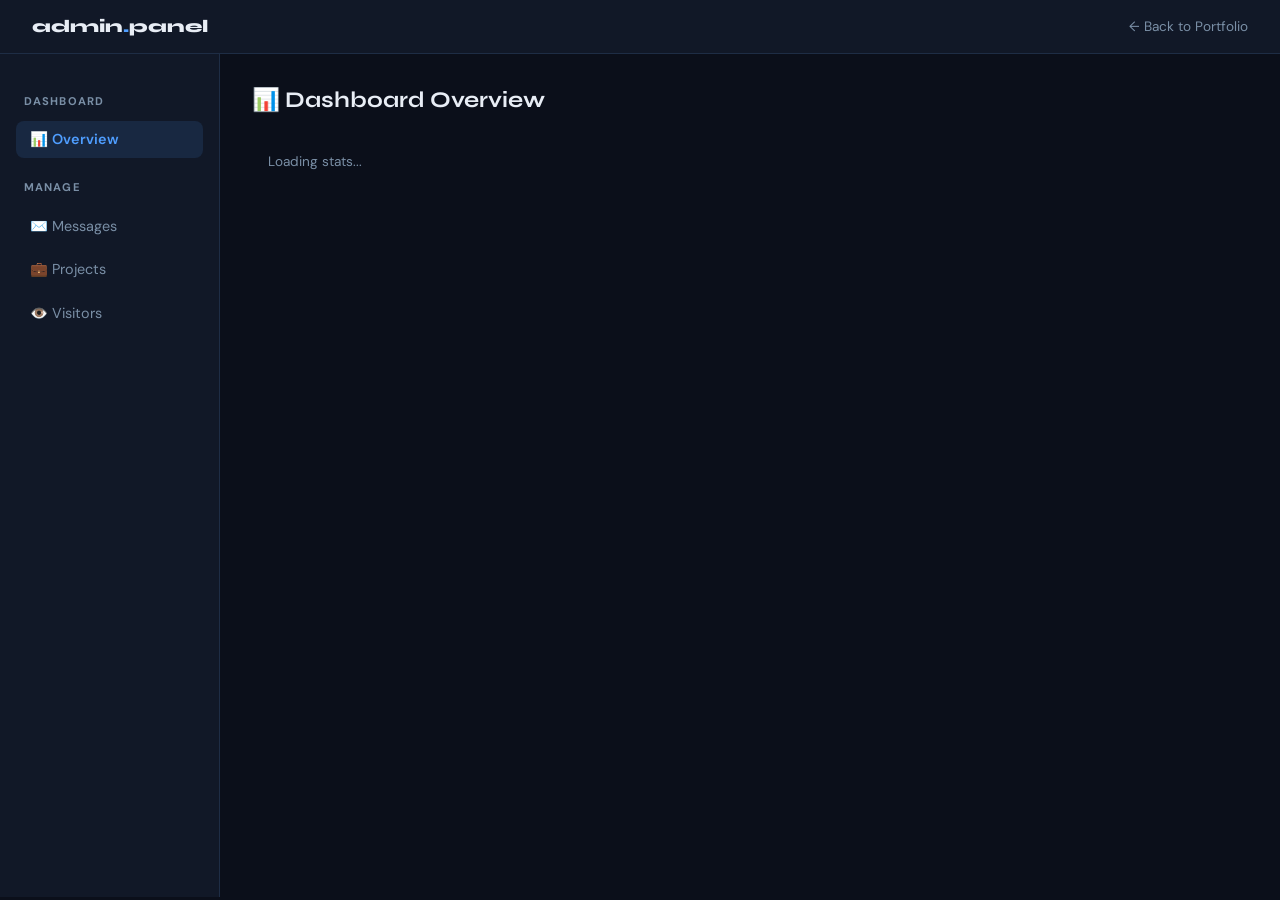
<file: admin.html>
<!DOCTYPE html>
<html lang="en">
<head>
  <meta charset="UTF-8">
  <meta name="viewport" content="width=device-width, initial-scale=1.0">
  <title>Admin Panel — Portfolio</title>
  <link href="https://fonts.googleapis.com/css2?family=Syne:wght@400;600;700;800&family=DM+Sans:wght@300;400;500&display=swap" rel="stylesheet">
  <style>
    *, *::before, *::after { margin:0; padding:0; box-sizing:border-box; }
    :root {
      --bg:      #0b0f1a;
      --surface: #111827;
      --surface2:#1c2333;
      --border:  #1e2d45;
      --accent:  #4f9eff;
      --accent2: #a78bfa;
      --accent3: #34d399;
      --red:     #f87171;
      --text:    #e8edf5;
      --muted:   #7a8fa6;
      --font-head:'Syne', sans-serif;
      --font-body:'DM Sans', sans-serif;
    }
    body { background:var(--bg); color:var(--text); font-family:var(--font-body); min-height:100vh; }

    /* ── TOPBAR ── */
    .topbar {
      background:var(--surface);
      border-bottom:1px solid var(--border);
      padding:1rem 2rem;
      display:flex; align-items:center; justify-content:space-between;
      position:sticky; top:0; z-index:50;
    }
    .topbar-logo { font-family:var(--font-head); font-weight:800; font-size:1.1rem; }
    .topbar-logo span { color:var(--accent); }
    .topbar-back { color:var(--muted); text-decoration:none; font-size:0.85rem; }
    .topbar-back:hover { color:var(--accent); }

    /* ── LAYOUT ── */
    .layout { display:grid; grid-template-columns:220px 1fr; min-height:calc(100vh - 57px); }

    /* ── SIDEBAR ── */
    .sidebar {
      background:var(--surface);
      border-right:1px solid var(--border);
      padding:1.5rem 1rem;
      display:flex; flex-direction:column; gap:0.4rem;
    }
    .sidebar-label { font-size:0.7rem; font-weight:700; letter-spacing:0.1em; text-transform:uppercase; color:var(--muted); margin:1rem 0.5rem 0.4rem; }
    .sidebar-btn {
      background:none; border:none; cursor:pointer;
      color:var(--muted); font-family:var(--font-body); font-size:0.9rem;
      padding:0.6rem 0.9rem; border-radius:8px; text-align:left;
      display:flex; align-items:center; gap:0.6rem; transition:all 0.2s;
      width:100%;
    }
    .sidebar-btn:hover { background:rgba(79,158,255,0.08); color:var(--accent); }
    .sidebar-btn.active { background:rgba(79,158,255,0.12); color:var(--accent); font-weight:600; }

    /* ── MAIN ── */
    main { padding:2rem; overflow-y:auto; }

    /* ── STATS ROW ── */
    .stats-row { display:grid; grid-template-columns:repeat(auto-fit,minmax(160px,1fr)); gap:1rem; margin-bottom:2rem; }
    .stat-box {
      background:var(--surface); border:1px solid var(--border);
      border-radius:12px; padding:1.25rem 1.5rem;
    }
    .stat-box-num { font-family:var(--font-head); font-size:2rem; font-weight:800; color:var(--accent); }
    .stat-box-label { font-size:0.8rem; color:var(--muted); margin-top:0.2rem; }

    /* ── PANELS ── */
    .panel { display:none; }
    .panel.active { display:block; }

    .panel-title { font-family:var(--font-head); font-size:1.4rem; font-weight:700; margin-bottom:1.5rem; }

    /* ── TABLE ── */
    .table-wrap { background:var(--surface); border:1px solid var(--border); border-radius:12px; overflow:hidden; }
    table { width:100%; border-collapse:collapse; }
    th {
      background:var(--surface2); color:var(--muted);
      font-size:0.72rem; font-weight:700; letter-spacing:0.08em; text-transform:uppercase;
      padding:0.75rem 1rem; text-align:left;
    }
    td { padding:0.85rem 1rem; font-size:0.88rem; border-top:1px solid var(--border); vertical-align:top; }
    tr:hover td { background:rgba(79,158,255,0.03); }
    .td-muted { color:var(--muted); font-size:0.8rem; }
    .del-btn {
      background:rgba(248,113,113,0.12); border:1px solid rgba(248,113,113,0.3);
      color:var(--red); border-radius:6px; padding:0.3rem 0.7rem;
      font-size:0.75rem; cursor:pointer; font-family:var(--font-body);
      transition:background 0.2s;
    }
    .del-btn:hover { background:rgba(248,113,113,0.25); }

    /* ── ADD PROJECT FORM ── */
    .add-form {
      background:var(--surface); border:1px solid var(--border);
      border-radius:12px; padding:1.5rem; margin-bottom:2rem;
    }
    .add-form h3 { font-family:var(--font-head); font-size:1rem; font-weight:700; margin-bottom:1rem; }
    .form-row { display:grid; grid-template-columns:1fr 1fr; gap:1rem; }
    .fg { display:flex; flex-direction:column; gap:0.35rem; margin-bottom:0.85rem; }
    .fg label { font-size:0.75rem; font-weight:600; text-transform:uppercase; letter-spacing:0.05em; color:var(--muted); }
    .fg input, .fg textarea {
      background:var(--bg); border:1px solid var(--border); border-radius:7px;
      padding:0.65rem 0.9rem; color:var(--text); font-family:var(--font-body); font-size:0.9rem; outline:none;
    }
    .fg input:focus, .fg textarea:focus { border-color:rgba(79,158,255,0.5); }
    .fg textarea { min-height:80px; resize:vertical; }
    .add-btn {
      background:var(--accent); color:#fff; border:none; border-radius:2rem;
      padding:0.75rem 1.75rem; font-weight:700; font-size:0.9rem;
      cursor:pointer; font-family:var(--font-body); transition:transform 0.2s;
    }
    .add-btn:hover { transform:translateY(-2px); }

    /* ── BADGE ── */
    .badge-pill {
      display:inline-block; background:var(--surface2); border:1px solid var(--border);
      color:var(--muted); font-size:0.7rem; padding:0.15rem 0.5rem; border-radius:3px; margin:1px;
    }

    /* ── EMPTY ── */
    .empty { color:var(--muted); font-size:0.9rem; padding:2rem; text-align:center; }

    /* ── LOADING ── */
    .loading { color:var(--muted); font-size:0.85rem; padding:1rem; }
  </style>
</head>
<body>

  <div class="topbar">
    <div class="topbar-logo">admin<span>.</span>panel</div>
    <a href="/" class="topbar-back">← Back to Portfolio</a>
  </div>

  <div class="layout">
    <!-- SIDEBAR -->
    <div class="sidebar">
      <div class="sidebar-label">Dashboard</div>
      <button class="sidebar-btn active" onclick="showPanel('overview')">📊 Overview</button>
      <div class="sidebar-label">Manage</div>
      <button class="sidebar-btn" onclick="showPanel('messages')">✉️ Messages</button>
      <button class="sidebar-btn" onclick="showPanel('projects')">💼 Projects</button>
      <button class="sidebar-btn" onclick="showPanel('visitors')">👁️ Visitors</button>
    </div>

    <!-- MAIN -->
    <main>

      <!-- OVERVIEW PANEL -->
      <div class="panel active" id="panel-overview">
        <div class="panel-title">📊 Dashboard Overview</div>
        <div class="stats-row" id="statsRow">
          <div class="loading">Loading stats...</div>
        </div>
      </div>

      <!-- MESSAGES PANEL -->
      <div class="panel" id="panel-messages">
        <div class="panel-title">✉️ Contact Messages</div>
        <div class="table-wrap">
          <table>
            <thead>
              <tr>
                <th>#</th><th>Name</th><th>Email</th><th>Subject</th><th>Message</th><th>Date</th><th>Action</th>
              </tr>
            </thead>
            <tbody id="msgTableBody">
              <tr><td colspan="7" class="empty">Loading...</td></tr>
            </tbody>
          </table>
        </div>
      </div>

      <!-- PROJECTS PANEL -->
      <div class="panel" id="panel-projects">
        <div class="panel-title">💼 Projects</div>

        <!-- Add Project Form -->
        <div class="add-form">
          <h3>➕ Add New Project</h3>
          <div class="form-row">
            <div class="fg">
              <label>Title</label>
              <input id="pTitle" placeholder="Project name">
            </div>
            <div class="fg">
              <label>Emoji</label>
              <input id="pEmoji" placeholder="🤖" maxlength="4">
            </div>
          </div>
          <div class="fg">
            <label>Description</label>
            <textarea id="pDesc" placeholder="What does this project do?"></textarea>
          </div>
          <div class="form-row">
            <div class="fg">
              <label>Stack (comma separated)</label>
              <input id="pStack" placeholder="Python, Flask, MySQL">
            </div>
            <div class="fg">
              <label>Label / Category</label>
              <input id="pLabel" placeholder="AI / ML">
            </div>
          </div>
          <div class="form-row">
            <div class="fg">
              <label>GitHub URL</label>
              <input id="pGithub" placeholder="https://github.com/...">
            </div>
            <div class="fg">
              <label>Live URL (optional)</label>
              <input id="pLive" placeholder="https://...">
            </div>
          </div>
          <button class="add-btn" onclick="addProject()">Add Project →</button>
          <span id="addMsg" style="margin-left:1rem;font-size:0.85rem;color:var(--accent3);"></span>
        </div>

        <!-- Projects Table -->
        <div class="table-wrap">
          <table>
            <thead>
              <tr><th>#</th><th>Project</th><th>Stack</th><th>Links</th><th>Action</th></tr>
            </thead>
            <tbody id="projTableBody">
              <tr><td colspan="5" class="empty">Loading...</td></tr>
            </tbody>
          </table>
        </div>
      </div>

      <!-- VISITORS PANEL -->
      <div class="panel" id="panel-visitors">
        <div class="panel-title">👁️ Visitor Stats</div>
        <div class="stats-row" id="visitorStats">
          <div class="loading">Loading...</div>
        </div>
        <div class="panel-title" style="margin-top:2rem;font-size:1.1rem;">Recent Visitors</div>
        <div class="table-wrap">
          <table>
            <thead>
              <tr><th>IP Address</th><th>Page</th><th>Visited At</th></tr>
            </thead>
            <tbody id="visitorTable">
              <tr><td colspan="3" class="empty">Loading...</td></tr>
            </tbody>
          </table>
        </div>
      </div>

    </main>
  </div>

  <script>
    const API = 'http://localhost:5000/api';

    // ── PANEL SWITCHING ──
    function showPanel(name) {
      document.querySelectorAll('.panel').forEach(p => p.classList.remove('active'));
      document.querySelectorAll('.sidebar-btn').forEach(b => b.classList.remove('active'));
      document.getElementById(`panel-${name}`).classList.add('active');
      event.currentTarget.classList.add('active');

      if (name === 'overview')  loadOverview();
      if (name === 'messages')  loadMessages();
      if (name === 'projects')  loadProjects();
      if (name === 'visitors')  loadVisitors();
    }

    // ── OVERVIEW ──
    async function loadOverview() {
      const [msgRes, visRes, projRes] = await Promise.all([
        fetch(`${API}/contact`).then(r => r.json()),
        fetch(`${API}/visitors`).then(r => r.json()),
        fetch(`${API}/projects`).then(r => r.json()),
      ]);

      const el = document.getElementById('statsRow');
      el.innerHTML = `
        <div class="stat-box">
          <div class="stat-box-num">${visRes.data.total_visits}</div>
          <div class="stat-box-label">Total Visits</div>
        </div>
        <div class="stat-box">
          <div class="stat-box-num">${visRes.data.today_visits}</div>
          <div class="stat-box-label">Visits Today</div>
        </div>
        <div class="stat-box">
          <div class="stat-box-num">${msgRes.data.length}</div>
          <div class="stat-box-label">Messages</div>
        </div>
        <div class="stat-box">
          <div class="stat-box-num">${projRes.data.length}</div>
          <div class="stat-box-label">Projects</div>
        </div>
      `;
    }

    // ── MESSAGES ──
    async function loadMessages() {
      const res  = await fetch(`${API}/contact`);
      const data = await res.json();
      const tbody = document.getElementById('msgTableBody');

      if (!data.data.length) {
        tbody.innerHTML = '<tr><td colspan="7" class="empty">No messages yet.</td></tr>';
        return;
      }

      tbody.innerHTML = data.data.map(m => `
        <tr>
          <td class="td-muted">${m.id}</td>
          <td><strong>${m.name}</strong></td>
          <td class="td-muted">${m.email}</td>
          <td class="td-muted">${m.subject || '—'}</td>
          <td style="max-width:260px;">${m.message}</td>
          <td class="td-muted">${m.created_at.slice(0,16)}</td>
          <td><button class="del-btn" onclick="deleteMessage(${m.id})">Delete</button></td>
        </tr>
      `).join('');
    }

    async function deleteMessage(id) {
      if (!confirm('Delete this message?')) return;
      await fetch(`${API}/contact/${id}`, { method: 'DELETE' });
      loadMessages();
    }

    // ── PROJECTS ──
    async function loadProjects() {
      const res  = await fetch(`${API}/projects`);
      const data = await res.json();
      const tbody = document.getElementById('projTableBody');

      if (!data.data.length) {
        tbody.innerHTML = '<tr><td colspan="5" class="empty">No projects yet.</td></tr>';
        return;
      }

      tbody.innerHTML = data.data.map(p => `
        <tr>
          <td class="td-muted">${p.id}</td>
          <td>
            <div style="font-weight:600;">${p.emoji} ${p.title}</div>
            <div class="td-muted" style="font-size:0.8rem;margin-top:0.2rem;">${p.description.slice(0,80)}...</div>
          </td>
          <td>${p.stack.map(s => `<span class="badge-pill">${s}</span>`).join('')}</td>
          <td>
            ${p.github_url !== '#' ? `<a href="${p.github_url}" target="_blank" style="color:var(--accent);font-size:0.8rem;">GitHub ↗</a>` : '<span class="td-muted">—</span>'}
          </td>
          <td><button class="del-btn" onclick="deleteProject(${p.id})">Delete</button></td>
        </tr>
      `).join('');
    }

    async function addProject() {
      const body = {
        title:       document.getElementById('pTitle').value.trim(),
        description: document.getElementById('pDesc').value.trim(),
        stack:       document.getElementById('pStack').value.trim(),
        emoji:       document.getElementById('pEmoji').value.trim() || '💻',
        label:       document.getElementById('pLabel').value.trim() || 'Project',
        github_url:  document.getElementById('pGithub').value.trim() || '#',
        live_url:    document.getElementById('pLive').value.trim() || '',
      };

      if (!body.title || !body.description) {
        document.getElementById('addMsg').textContent = '⚠️ Title and description are required.';
        document.getElementById('addMsg').style.color = '#f87171';
        return;
      }

      const res  = await fetch(`${API}/projects`, {
        method: 'POST', headers: { 'Content-Type': 'application/json' },
        body: JSON.stringify(body),
      });
      const data = await res.json();

      if (data.success) {
        document.getElementById('addMsg').textContent = '✅ Project added!';
        document.getElementById('addMsg').style.color = 'var(--accent3)';
        // Clear form
        ['pTitle','pDesc','pStack','pEmoji','pLabel','pGithub','pLive'].forEach(id => {
          document.getElementById(id).value = '';
        });
        loadProjects();
        setTimeout(() => document.getElementById('addMsg').textContent = '', 3000);
      }
    }

    async function deleteProject(id) {
      if (!confirm('Delete this project?')) return;
      await fetch(`${API}/projects/${id}`, { method: 'DELETE' });
      loadProjects();
    }

    // ── VISITORS ──
    async function loadVisitors() {
      const res  = await fetch(`${API}/visitors`);
      const data = await res.json();
      const stats = data.data;

      document.getElementById('visitorStats').innerHTML = `
        <div class="stat-box">
          <div class="stat-box-num">${stats.total_visits}</div>
          <div class="stat-box-label">Total Visits</div>
        </div>
        <div class="stat-box">
          <div class="stat-box-num">${stats.today_visits}</div>
          <div class="stat-box-label">Today</div>
        </div>
      `;

      const tbody = document.getElementById('visitorTable');
      if (!stats.recent.length) {
        tbody.innerHTML = '<tr><td colspan="3" class="empty">No visitors yet.</td></tr>';
        return;
      }
      tbody.innerHTML = stats.recent.map(v => `
        <tr>
          <td class="td-muted">${v.ip}</td>
          <td>${v.page}</td>
          <td class="td-muted">${v.visited_at.slice(0,16)}</td>
        </tr>
      `).join('');
    }

    // Load overview on start
    loadOverview();
  </script>
</body>
</html>
</file>
<file: style.css>
/* ── RESET & ROOT ── */
*, *::before, *::after {
  margin: 0;
  padding: 0;
  box-sizing: border-box;
}

:root {
  --bg:       #0b0f1a;
  --surface:  #111827;
  --surface2: #1c2333;
  --border:   #1e2d45;
  --accent:   #4f9eff;
  --accent2:  #a78bfa;
  --accent3:  #34d399;
  --text:     #e8edf5;
  --muted:    #7a8fa6;
  --font-head: 'Syne', sans-serif;
  --font-body: 'DM Sans', sans-serif;
}

html { scroll-behavior: smooth; }

body {
  background: var(--bg);
  color: var(--text);
  font-family: var(--font-body);
  font-size: 16px;
  line-height: 1.7;
  overflow-x: hidden;
}

/* ── SCROLLBAR ── */
::-webkit-scrollbar { width: 4px; }
::-webkit-scrollbar-track { background: var(--bg); }
::-webkit-scrollbar-thumb { background: var(--accent); border-radius: 2px; }

/* ── NAVBAR ── */
nav {
  position: fixed;
  top: 0; left: 0; right: 0;
  z-index: 100;
  padding: 1.25rem 2.5rem;
  display: flex;
  align-items: center;
  justify-content: space-between;
  background: rgba(11,15,26,0.88);
  backdrop-filter: blur(16px);
  border-bottom: 1px solid var(--border);
}

.nav-logo {
  font-family: var(--font-head);
  font-weight: 800;
  font-size: 1.2rem;
  letter-spacing: -0.02em;
  color: var(--text);
  text-decoration: none;
}

.nav-logo span { color: var(--accent); }

.nav-links {
  display: flex;
  gap: 2.5rem;
  list-style: none;
}

.nav-links a {
  color: var(--muted);
  text-decoration: none;
  font-size: 0.875rem;
  font-weight: 500;
  letter-spacing: 0.04em;
  text-transform: uppercase;
  transition: color 0.2s;
}

.nav-links a:hover { color: var(--accent); }

.nav-cta {
  background: var(--accent) !important;
  color: #fff !important;
  padding: 0.5rem 1.25rem;
  border-radius: 2rem;
  font-weight: 600 !important;
  transition: transform 0.2s, box-shadow 0.2s !important;
}

.nav-cta:hover {
  transform: translateY(-1px);
  box-shadow: 0 0 20px rgba(79,158,255,0.4) !important;
}

/* ── HAMBURGER ── */
.hamburger {
  display: none;
  flex-direction: column;
  gap: 5px;
  cursor: pointer;
  background: none;
  border: none;
  padding: 4px;
}

.hamburger span {
  display: block;
  width: 24px;
  height: 2px;
  background: var(--text);
  border-radius: 2px;
  transition: all 0.3s;
}

/* ── MOBILE MENU ── */
.mobile-menu {
  display: none;
  position: fixed;
  top: 65px; left: 0; right: 0;
  background: rgba(11,15,26,0.97);
  border-bottom: 1px solid var(--border);
  backdrop-filter: blur(16px);
  z-index: 99;
  padding: 1.5rem 2rem;
  flex-direction: column;
  gap: 1.25rem;
}

.mobile-menu.open { display: flex; }

.mobile-menu a {
  color: var(--muted);
  text-decoration: none;
  font-size: 1rem;
  font-weight: 500;
  letter-spacing: 0.04em;
  text-transform: uppercase;
  transition: color 0.2s;
  padding: 0.5rem 0;
  border-bottom: 1px solid var(--border);
}

.mobile-menu a:last-child { border-bottom: none; }
.mobile-menu a:hover { color: var(--accent); }

/* ── HERO ── */
.hero {
  min-height: 100vh;
  display: flex;
  align-items: center;
  padding: 8rem 2.5rem 4rem;
  position: relative;
  overflow: hidden;
}

.hero-grid-bg {
  position: absolute;
  inset: 0;
  background-image:
    linear-gradient(var(--border) 1px, transparent 1px),
    linear-gradient(90deg, var(--border) 1px, transparent 1px);
  background-size: 64px 64px;
  opacity: 0.5;
}

.hero-glow {
  position: absolute;
  width: 700px; height: 700px;
  background: radial-gradient(circle, rgba(79,158,255,0.09) 0%, transparent 70%);
  top: -150px; right: -150px;
  pointer-events: none;
}

.hero-glow2 {
  position: absolute;
  width: 500px; height: 500px;
  background: radial-gradient(circle, rgba(167,139,250,0.07) 0%, transparent 70%);
  bottom: 0; left: 10%;
  pointer-events: none;
}

.hero-content {
  position: relative;
  max-width: 900px;
  animation: fadeUp 0.8s ease both;
}

@keyframes fadeUp {
  from { opacity: 0; transform: translateY(32px); }
  to   { opacity: 1; transform: translateY(0); }
}

.hero-tag {
  display: inline-flex;
  align-items: center;
  gap: 0.5rem;
  background: rgba(79,158,255,0.1);
  border: 1px solid rgba(79,158,255,0.3);
  color: var(--accent);
  font-size: 0.8rem;
  font-weight: 500;
  letter-spacing: 0.06em;
  text-transform: uppercase;
  padding: 0.35rem 0.9rem;
  border-radius: 2rem;
  margin-bottom: 1.75rem;
}

.hero-tag::before {
  content: '';
  width: 6px; height: 6px;
  background: var(--accent);
  border-radius: 50%;
  animation: pulse 2s infinite;
}

@keyframes pulse {
  0%, 100% { opacity: 1; }
  50%       { opacity: 0.3; }
}

.hero h1 {
  font-family: var(--font-head);
  font-size: clamp(3rem, 8vw, 6.5rem);
  font-weight: 800;
  line-height: 1.0;
  letter-spacing: -0.03em;
  margin-bottom: 1.5rem;
}

.hero h1 .line2 { color: var(--accent); }
.hero h1 .line3 { color: var(--muted); font-weight: 400; }

.hero-desc {
  font-size: clamp(1rem, 2vw, 1.2rem);
  color: var(--muted);
  max-width: 580px;
  margin-bottom: 2.5rem;
  font-weight: 300;
  line-height: 1.8;
}

.hero-actions {
  display: flex;
  gap: 1rem;
  flex-wrap: wrap;
}

/* ── BUTTONS ── */
.btn-primary {
  background: var(--accent);
  color: #fff;
  padding: 0.875rem 2rem;
  border-radius: 2rem;
  font-weight: 600;
  font-size: 0.95rem;
  text-decoration: none;
  display: inline-flex;
  align-items: center;
  gap: 0.5rem;
  transition: transform 0.2s, box-shadow 0.2s;
}

.btn-primary:hover {
  transform: translateY(-2px);
  box-shadow: 0 8px 32px rgba(79,158,255,0.35);
}

.btn-secondary {
  border: 1px solid var(--border);
  color: var(--text);
  padding: 0.875rem 2rem;
  border-radius: 2rem;
  font-weight: 500;
  font-size: 0.95rem;
  text-decoration: none;
  display: inline-flex;
  align-items: center;
  gap: 0.5rem;
  transition: border-color 0.2s, background 0.2s;
}

.btn-secondary:hover {
  border-color: var(--accent);
  background: rgba(79,158,255,0.07);
}

.hero-stats {
  display: flex;
  gap: 3rem;
  margin-top: 4rem;
  padding-top: 3rem;
  border-top: 1px solid var(--border);
  flex-wrap: wrap;
}

.stat-num {
  font-family: var(--font-head);
  font-size: 2.25rem;
  font-weight: 800;
  color: var(--accent);
  line-height: 1;
}

.stat-label {
  font-size: 0.8rem;
  color: var(--muted);
  text-transform: uppercase;
  letter-spacing: 0.06em;
  margin-top: 0.25rem;
}

/* ── SECTION COMMONS ── */
section { padding: 6rem 2.5rem; }

.section-label {
  font-size: 0.75rem;
  font-weight: 600;
  letter-spacing: 0.12em;
  text-transform: uppercase;
  color: var(--accent);
  margin-bottom: 0.75rem;
}

.section-title {
  font-family: var(--font-head);
  font-size: clamp(2rem, 4vw, 3rem);
  font-weight: 800;
  letter-spacing: -0.02em;
  line-height: 1.1;
  margin-bottom: 1rem;
}

.section-sub {
  color: var(--muted);
  max-width: 520px;
  font-size: 1.05rem;
  font-weight: 300;
}

/* ── ABOUT ── */
#about {
  background: var(--surface);
  border-top: 1px solid var(--border);
  border-bottom: 1px solid var(--border);
}

.about-grid {
  display: grid;
  grid-template-columns: 1fr 1fr;
  gap: 5rem;
  align-items: start;
  max-width: 1100px;
  margin: 0 auto;
}

.about-card {
  background: var(--surface2);
  border: 1px solid var(--border);
  border-radius: 16px;
  padding: 2.5rem;
  position: relative;
  overflow: hidden;
}

.about-card::before {
  content: '';
  position: absolute;
  top: 0; left: 0; right: 0;
  height: 3px;
  background: linear-gradient(90deg, var(--accent), var(--accent2));
}

.about-initial {
  width: 80px; height: 80px;
  background: rgba(79,158,255,0.12);
  border: 2px solid rgba(79,158,255,0.35);
  border-radius: 50%;
  display: flex;
  align-items: center;
  justify-content: center;
  font-family: var(--font-head);
  font-size: 1.3rem;
  font-weight: 800;
  color: var(--accent);
  margin-bottom: 1.5rem;
}

.about-name {
  font-family: var(--font-head);
  font-size: 1.5rem;
  font-weight: 700;
  margin-bottom: 0.25rem;
}

.about-role {
  color: var(--accent2);
  font-size: 0.9rem;
  font-weight: 500;
  margin-bottom: 1.5rem;
}

.about-details { list-style: none; }

.about-details li {
  display: flex;
  gap: 0.75rem;
  color: var(--muted);
  font-size: 0.9rem;
  padding: 0.5rem 0;
  border-bottom: 1px solid var(--border);
}

.about-details li:last-child { border-bottom: none; }
.about-details li span:first-child { min-width: 20px; }

.about-badges {
  display: flex;
  flex-wrap: wrap;
  gap: 0.5rem;
  margin-top: 1.5rem;
}

.badge {
  background: rgba(79,158,255,0.1);
  border: 1px solid rgba(79,158,255,0.25);
  color: var(--accent);
  font-size: 0.8rem;
  font-weight: 500;
  padding: 0.3rem 0.8rem;
  border-radius: 2rem;
}

/* ── STATUS CARD (new) ── */
.status-card {
  background: var(--surface2);
  border: 1px solid var(--border);
  border-radius: 12px;
  padding: 1.25rem 1.5rem;
  margin-top: 1rem;
  display: flex;
  flex-direction: column;
  gap: 0.75rem;
}

.status-row {
  display: flex;
  align-items: center;
  gap: 0.75rem;
  font-size: 0.9rem;
  color: var(--muted);
}

.status-row strong { color: var(--text); }

.status-dot {
  width: 10px; height: 10px;
  border-radius: 50%;
  flex-shrink: 0;
}

.status-dot.strong   { background: var(--accent3); box-shadow: 0 0 6px rgba(52,211,153,0.5); }
.status-dot.learning { background: var(--accent);  box-shadow: 0 0 6px rgba(79,158,255,0.5); }
.status-dot.exploring{ background: var(--accent2); box-shadow: 0 0 6px rgba(167,139,250,0.5); }

/* ── ABOUT TEXT ── */
.about-text p {
  color: var(--muted);
  font-size: 1.05rem;
  font-weight: 300;
  line-height: 1.9;
  margin-bottom: 1.25rem;
}

/* ── SKILLS ── */
#skills { max-width: 1100px; margin: 0 auto; }

.skills-header { margin-bottom: 3.5rem; }

.skills-grid {
  display: grid;
  grid-template-columns: repeat(auto-fit, minmax(280px, 1fr));
  gap: 1.5rem;
}

.skill-card {
  background: var(--surface);
  border: 1px solid var(--border);
  border-radius: 12px;
  padding: 1.75rem;
  transition: border-color 0.3s, transform 0.3s;
  position: relative;
}

.skill-card:hover {
  border-color: rgba(79,158,255,0.4);
  transform: translateY(-4px);
}

/* Featured/strong card has a subtle glow border */
.skill-card.featured {
  border-color: rgba(79,158,255,0.3);
}

/* ── SKILL LEVEL BADGES (new) ── */
.skill-level-badge {
  display: inline-block;
  font-size: 0.7rem;
  font-weight: 700;
  letter-spacing: 0.06em;
  text-transform: uppercase;
  padding: 0.2rem 0.65rem;
  border-radius: 2rem;
  margin-bottom: 0.75rem;
}

.skill-level-badge.strong {
  background: rgba(52,211,153,0.12);
  color: var(--accent3);
  border: 1px solid rgba(52,211,153,0.3);
}

.skill-level-badge.learning {
  background: rgba(79,158,255,0.12);
  color: var(--accent);
  border: 1px solid rgba(79,158,255,0.3);
}

.skill-level-badge.exploring {
  background: rgba(167,139,250,0.12);
  color: var(--accent2);
  border: 1px solid rgba(167,139,250,0.3);
}

.skill-level-badge.comfortable {
  background: rgba(251,191,36,0.12);
  color: #fbbf24;
  border: 1px solid rgba(251,191,36,0.3);
}

.skill-card-icon {
  width: 48px; height: 48px;
  border-radius: 10px;
  display: flex;
  align-items: center;
  justify-content: center;
  font-size: 1.5rem;
  margin-bottom: 1rem;
}

.skill-card-icon.yellow { background: rgba(79,158,255,0.12); }
.skill-card-icon.teal   { background: rgba(167,139,250,0.12); }
.skill-card-icon.blue   { background: rgba(52,211,153,0.12); }
.skill-card-icon.pink   { background: rgba(251,191,36,0.12); }

.skill-card h3 {
  font-family: var(--font-head);
  font-size: 1.1rem;
  font-weight: 700;
  margin-bottom: 0.75rem;
  display: flex;
  align-items: center;
  gap: 0.5rem;
  flex-wrap: wrap;
}

.skill-star {
  font-size: 0.72rem;
  font-family: var(--font-body);
  font-weight: 500;
  color: var(--accent);
  background: rgba(79,158,255,0.1);
  padding: 0.15rem 0.5rem;
  border-radius: 1rem;
}

.skill-tags {
  display: flex;
  flex-wrap: wrap;
  gap: 0.4rem;
}

.skill-tag {
  background: var(--surface2);
  border: 1px solid var(--border);
  color: var(--muted);
  font-size: 0.75rem;
  padding: 0.25rem 0.65rem;
  border-radius: 4px;
  font-weight: 500;
}

/* ── PROJECTS ── */
#projects {
  background: var(--surface);
  border-top: 1px solid var(--border);
  border-bottom: 1px solid var(--border);
}

.projects-inner { max-width: 1100px; margin: 0 auto; }

.projects-header {
  display: flex;
  justify-content: space-between;
  align-items: flex-end;
  margin-bottom: 3rem;
  flex-wrap: wrap;
  gap: 1rem;
}

.projects-grid {
  display: grid;
  grid-template-columns: repeat(auto-fit, minmax(300px, 1fr));
  gap: 1.5rem;
}

.project-card {
  background: var(--bg);
  border: 1px solid var(--border);
  border-radius: 16px;
  overflow: hidden;
  transition: border-color 0.3s, transform 0.3s;
  display: flex;
  flex-direction: column;
}

.project-card:hover {
  border-color: rgba(79,158,255,0.4);
  transform: translateY(-6px);
}

.project-thumb {
  height: 160px;
  display: flex;
  align-items: center;
  justify-content: center;
  font-size: 3rem;
  position: relative;
  overflow: hidden;
}

.project-thumb.p1 { background: linear-gradient(135deg, #0d1b35, #132b52); }
.project-thumb.p2 { background: linear-gradient(135deg, #0a1628, #122038); }
.project-thumb.p3 { background: linear-gradient(135deg, #130f2a, #1e1540); }
.project-thumb.p4 { background: linear-gradient(135deg, #0d1f1a, #123028); }

.project-thumb-label {
  position: absolute;
  top: 1rem; right: 1rem;
  background: rgba(79,158,255,0.15);
  border: 1px solid rgba(79,158,255,0.3);
  color: var(--accent);
  font-size: 0.7rem;
  font-weight: 600;
  letter-spacing: 0.06em;
  text-transform: uppercase;
  padding: 0.25rem 0.65rem;
  border-radius: 2rem;
}

.project-body {
  padding: 1.5rem;
  flex: 1;
  display: flex;
  flex-direction: column;
}

.project-title {
  font-family: var(--font-head);
  font-size: 1.15rem;
  font-weight: 700;
  margin-bottom: 0.5rem;
}

.project-desc {
  color: var(--muted);
  font-size: 0.9rem;
  font-weight: 300;
  line-height: 1.7;
  flex: 1;
  margin-bottom: 1.25rem;
}

.project-stack {
  display: flex;
  gap: 0.4rem;
  flex-wrap: wrap;
  margin-bottom: 1.25rem;
}

.stack-pill {
  background: var(--surface2);
  color: var(--muted);
  font-size: 0.72rem;
  font-weight: 500;
  padding: 0.2rem 0.6rem;
  border-radius: 3px;
  border: 1px solid var(--border);
}

.project-links { display: flex; gap: 0.75rem; }

.project-link {
  font-size: 0.82rem;
  font-weight: 600;
  text-decoration: none;
  color: var(--accent);
  display: flex;
  align-items: center;
  gap: 0.3rem;
  transition: opacity 0.2s;
}

.project-link:hover { opacity: 0.7; }
.project-link.ghost { color: var(--muted); font-weight: 400; }

/* ── LEARNING JOURNEY ── */
#learning { max-width: 860px; margin: 0 auto; }

.exp-header { margin-bottom: 3.5rem; }

.timeline { position: relative; }

.timeline::before {
  content: '';
  position: absolute;
  left: 7px; top: 8px; bottom: 0;
  width: 1px;
  background: var(--border);
}

.timeline-item {
  padding-left: 2.5rem;
  padding-bottom: 2.5rem;
  position: relative;
}

.timeline-item:last-child { padding-bottom: 0; }

.timeline-dot {
  position: absolute;
  left: 0; top: 8px;
  width: 15px; height: 15px;
  border-radius: 50%;
  background: var(--accent);
  border: 3px solid var(--bg);
  box-shadow: 0 0 0 1px var(--accent);
}

.timeline-item:not(:first-child) .timeline-dot {
  background: var(--surface2);
  box-shadow: 0 0 0 1px var(--border);
}

.timeline-period {
  font-size: 0.78rem;
  font-weight: 600;
  letter-spacing: 0.06em;
  text-transform: uppercase;
  color: var(--accent);
  margin-bottom: 0.4rem;
}

.timeline-title {
  font-family: var(--font-head);
  font-size: 1.2rem;
  font-weight: 700;
  margin-bottom: 0.2rem;
}

.timeline-company {
  color: var(--muted);
  font-size: 0.9rem;
  font-weight: 500;
  margin-bottom: 0.75rem;
}

.timeline-desc {
  color: var(--muted);
  font-size: 0.95rem;
  font-weight: 300;
  line-height: 1.8;
}

/* ── CONTACT ── */
#contact {
  background: var(--surface);
  border-top: 1px solid var(--border);
}

.contact-inner {
  max-width: 960px;
  margin: 0 auto;
  display: grid;
  grid-template-columns: 1fr 1fr;
  gap: 5rem;
  align-items: start;
}

.contact-info p {
  color: var(--muted);
  font-size: 1.05rem;
  font-weight: 300;
  line-height: 1.9;
  margin-bottom: 1.5rem;
}

/* ── OPEN TO BOX (new) ── */
.open-to-box {
  background: var(--surface2);
  border: 1px solid var(--border);
  border-left: 3px solid var(--accent3);
  border-radius: 10px;
  padding: 1.25rem 1.5rem;
  margin-bottom: 1.75rem;
}

.open-to-title {
  font-weight: 700;
  font-size: 0.9rem;
  color: var(--accent3);
  margin-bottom: 0.75rem;
  letter-spacing: 0.02em;
}

.open-to-list {
  list-style: none;
  display: flex;
  flex-direction: column;
  gap: 0.5rem;
}

.open-to-list li {
  font-size: 0.9rem;
  color: var(--muted);
  font-weight: 300;
}

/* ── CONTACT SOCIALS ── */
.contact-socials {
  display: flex;
  flex-direction: column;
  gap: 0.75rem;
}

.social-link {
  display: flex;
  align-items: center;
  gap: 0.75rem;
  color: var(--muted);
  text-decoration: none;
  font-size: 0.9rem;
  font-weight: 500;
  padding: 0.75rem 1rem;
  border: 1px solid var(--border);
  border-radius: 8px;
  transition: border-color 0.2s, color 0.2s, background 0.2s;
}

.social-link:hover {
  border-color: rgba(79,158,255,0.4);
  color: var(--accent);
  background: rgba(79,158,255,0.06);
}

.social-icon {
  width: 32px; height: 32px;
  background: var(--surface2);
  border-radius: 6px;
  display: flex;
  align-items: center;
  justify-content: center;
  font-size: 1rem;
}

/* ── CONTACT FORM ── */
.contact-form { display: flex; flex-direction: column; gap: 1rem; }

.form-group { display: flex; flex-direction: column; gap: 0.4rem; }

.form-group label {
  font-size: 0.8rem;
  font-weight: 600;
  letter-spacing: 0.05em;
  text-transform: uppercase;
  color: var(--muted);
}

.form-group input,
.form-group textarea {
  background: var(--bg);
  border: 1px solid var(--border);
  border-radius: 8px;
  padding: 0.8rem 1rem;
  color: var(--text);
  font-family: var(--font-body);
  font-size: 0.95rem;
  transition: border-color 0.2s;
  outline: none;
}

.form-group input:focus,
.form-group textarea:focus { border-color: rgba(79,158,255,0.5); }

.form-group textarea { resize: vertical; min-height: 120px; }

.form-submit {
  background: var(--accent);
  color: #fff;
  border: none;
  padding: 0.9rem 2rem;
  border-radius: 2rem;
  font-weight: 700;
  font-size: 0.95rem;
  cursor: pointer;
  font-family: var(--font-body);
  transition: transform 0.2s, box-shadow 0.2s;
  align-self: flex-start;
  margin-top: 0.5rem;
}

.form-submit:hover {
  transform: translateY(-2px);
  box-shadow: 0 8px 32px rgba(79,158,255,0.35);
}

/* ── FOOTER ── */
footer {
  border-top: 1px solid var(--border);
  padding: 2rem 2.5rem;
  display: flex;
  align-items: center;
  justify-content: space-between;
  flex-wrap: wrap;
  gap: 1rem;
}

.footer-logo {
  font-family: var(--font-head);
  font-weight: 800;
  font-size: 1rem;
  color: var(--text);
  text-decoration: none;
}

.footer-logo span { color: var(--accent); }
.footer-copy { color: var(--muted); font-size: 0.8rem; }

.footer-links { display: flex; gap: 1.5rem; list-style: none; }

.footer-links a {
  color: var(--muted);
  text-decoration: none;
  font-size: 0.8rem;
  transition: color 0.2s;
}

.footer-links a:hover { color: var(--accent); }

/* ── BACK TO TOP ── */
.back-top {
  position: fixed;
  bottom: 2rem; right: 2rem;
  width: 44px; height: 44px;
  background: var(--accent);
  color: #fff;
  border-radius: 50%;
  display: flex;
  align-items: center;
  justify-content: center;
  text-decoration: none;
  font-size: 1.2rem;
  font-weight: 700;
  box-shadow: 0 4px 20px rgba(79,158,255,0.35);
  opacity: 0;
  pointer-events: none;
  transition: opacity 0.3s, transform 0.2s;
}

.back-top.visible { opacity: 1; pointer-events: auto; }
.back-top:hover { transform: translateY(-3px); }

/* ── RESPONSIVE ── */
@media (max-width: 900px) {
  nav { padding: 1rem 1.5rem; }
  .nav-links { display: none; }
  .hamburger { display: flex; }
  section { padding: 4rem 1.5rem; }
  .hero { padding: 7rem 1.5rem 3rem; }
  .about-grid { grid-template-columns: 1fr; gap: 2.5rem; }
  .contact-inner { grid-template-columns: 1fr; gap: 2.5rem; }
  .projects-header { flex-direction: column; align-items: flex-start; }
  footer { flex-direction: column; align-items: flex-start; }
}

@media (max-width: 600px) {
  .hero h1 { font-size: 2.6rem; }
  .hero-stats { gap: 1.5rem; }
  .projects-grid { grid-template-columns: 1fr; }
  .skills-grid { grid-template-columns: 1fr; }
}
</file>
<file: frontend/style.css>
/* ── RESET & ROOT ── */
*, *::before, *::after {
  margin: 0;
  padding: 0;
  box-sizing: border-box;
}

:root {
  --bg:       #0b0f1a;
  --surface:  #111827;
  --surface2: #1c2333;
  --border:   #1e2d45;
  --accent:   #4f9eff;
  --accent2:  #a78bfa;
  --accent3:  #34d399;
  --text:     #e8edf5;
  --muted:    #7a8fa6;
  --font-head: 'Syne', sans-serif;
  --font-body: 'DM Sans', sans-serif;
}

html { scroll-behavior: smooth; }

body {
  background: var(--bg);
  color: var(--text);
  font-family: var(--font-body);
  font-size: 16px;
  line-height: 1.7;
  overflow-x: hidden;
}

/* ── SCROLLBAR ── */
::-webkit-scrollbar { width: 4px; }
::-webkit-scrollbar-track { background: var(--bg); }
::-webkit-scrollbar-thumb { background: var(--accent); border-radius: 2px; }

/* ── NAVBAR ── */
nav {
  position: fixed;
  top: 0; left: 0; right: 0;
  z-index: 100;
  padding: 1.25rem 2.5rem;
  display: flex;
  align-items: center;
  justify-content: space-between;
  background: rgba(11,15,26,0.88);
  backdrop-filter: blur(16px);
  border-bottom: 1px solid var(--border);
}

.nav-logo {
  font-family: var(--font-head);
  font-weight: 800;
  font-size: 1.2rem;
  letter-spacing: -0.02em;
  color: var(--text);
  text-decoration: none;
}

.nav-logo span { color: var(--accent); }

.nav-links {
  display: flex;
  gap: 2.5rem;
  list-style: none;
}

.nav-links a {
  color: var(--muted);
  text-decoration: none;
  font-size: 0.875rem;
  font-weight: 500;
  letter-spacing: 0.04em;
  text-transform: uppercase;
  transition: color 0.2s;
}

.nav-links a:hover { color: var(--accent); }

.nav-cta {
  background: var(--accent) !important;
  color: #fff !important;
  padding: 0.5rem 1.25rem;
  border-radius: 2rem;
  font-weight: 600 !important;
  transition: transform 0.2s, box-shadow 0.2s !important;
}

.nav-cta:hover {
  transform: translateY(-1px);
  box-shadow: 0 0 20px rgba(79,158,255,0.4) !important;
}

/* ── HAMBURGER ── */
.hamburger {
  display: none;
  flex-direction: column;
  gap: 5px;
  cursor: pointer;
  background: none;
  border: none;
  padding: 4px;
}

.hamburger span {
  display: block;
  width: 24px;
  height: 2px;
  background: var(--text);
  border-radius: 2px;
  transition: all 0.3s;
}

/* ── MOBILE MENU ── */
.mobile-menu {
  display: none;
  position: fixed;
  top: 65px; left: 0; right: 0;
  background: rgba(11,15,26,0.97);
  border-bottom: 1px solid var(--border);
  backdrop-filter: blur(16px);
  z-index: 99;
  padding: 1.5rem 2rem;
  flex-direction: column;
  gap: 1.25rem;
}

.mobile-menu.open { display: flex; }

.mobile-menu a {
  color: var(--muted);
  text-decoration: none;
  font-size: 1rem;
  font-weight: 500;
  letter-spacing: 0.04em;
  text-transform: uppercase;
  transition: color 0.2s;
  padding: 0.5rem 0;
  border-bottom: 1px solid var(--border);
}

.mobile-menu a:last-child { border-bottom: none; }
.mobile-menu a:hover { color: var(--accent); }

/* ── HERO ── */
.hero {
  min-height: 100vh;
  display: flex;
  align-items: center;
  padding: 8rem 2.5rem 4rem;
  position: relative;
  overflow: hidden;
}

.hero-grid-bg {
  position: absolute;
  inset: 0;
  background-image:
    linear-gradient(var(--border) 1px, transparent 1px),
    linear-gradient(90deg, var(--border) 1px, transparent 1px);
  background-size: 64px 64px;
  opacity: 0.5;
}

.hero-glow {
  position: absolute;
  width: 700px; height: 700px;
  background: radial-gradient(circle, rgba(79,158,255,0.09) 0%, transparent 70%);
  top: -150px; right: -150px;
  pointer-events: none;
}

.hero-glow2 {
  position: absolute;
  width: 500px; height: 500px;
  background: radial-gradient(circle, rgba(167,139,250,0.07) 0%, transparent 70%);
  bottom: 0; left: 10%;
  pointer-events: none;
}

.hero-content {
  position: relative;
  max-width: 900px;
  animation: fadeUp 0.8s ease both;
}

@keyframes fadeUp {
  from { opacity: 0; transform: translateY(32px); }
  to   { opacity: 1; transform: translateY(0); }
}

.hero-tag {
  display: inline-flex;
  align-items: center;
  gap: 0.5rem;
  background: rgba(79,158,255,0.1);
  border: 1px solid rgba(79,158,255,0.3);
  color: var(--accent);
  font-size: 0.8rem;
  font-weight: 500;
  letter-spacing: 0.06em;
  text-transform: uppercase;
  padding: 0.35rem 0.9rem;
  border-radius: 2rem;
  margin-bottom: 1.75rem;
}

.hero-tag::before {
  content: '';
  width: 6px; height: 6px;
  background: var(--accent);
  border-radius: 50%;
  animation: pulse 2s infinite;
}

@keyframes pulse {
  0%, 100% { opacity: 1; }
  50%       { opacity: 0.3; }
}

.hero h1 {
  font-family: var(--font-head);
  font-size: clamp(3rem, 8vw, 6.5rem);
  font-weight: 800;
  line-height: 1.0;
  letter-spacing: -0.03em;
  margin-bottom: 1.5rem;
}

.hero h1 .line2 { color: var(--accent); }
.hero h1 .line3 { color: var(--muted); font-weight: 400; }

.hero-desc {
  font-size: clamp(1rem, 2vw, 1.2rem);
  color: var(--muted);
  max-width: 580px;
  margin-bottom: 2.5rem;
  font-weight: 300;
  line-height: 1.8;
}

.hero-actions {
  display: flex;
  gap: 1rem;
  flex-wrap: wrap;
}

/* ── BUTTONS ── */
.btn-primary {
  background: var(--accent);
  color: #fff;
  padding: 0.875rem 2rem;
  border-radius: 2rem;
  font-weight: 600;
  font-size: 0.95rem;
  text-decoration: none;
  display: inline-flex;
  align-items: center;
  gap: 0.5rem;
  transition: transform 0.2s, box-shadow 0.2s;
}

.btn-primary:hover {
  transform: translateY(-2px);
  box-shadow: 0 8px 32px rgba(79,158,255,0.35);
}

.btn-secondary {
  border: 1px solid var(--border);
  color: var(--text);
  padding: 0.875rem 2rem;
  border-radius: 2rem;
  font-weight: 500;
  font-size: 0.95rem;
  text-decoration: none;
  display: inline-flex;
  align-items: center;
  gap: 0.5rem;
  transition: border-color 0.2s, background 0.2s;
}

.btn-secondary:hover {
  border-color: var(--accent);
  background: rgba(79,158,255,0.07);
}

.hero-stats {
  display: flex;
  gap: 3rem;
  margin-top: 4rem;
  padding-top: 3rem;
  border-top: 1px solid var(--border);
  flex-wrap: wrap;
}

.stat-num {
  font-family: var(--font-head);
  font-size: 2.25rem;
  font-weight: 800;
  color: var(--accent);
  line-height: 1;
}

.stat-label {
  font-size: 0.8rem;
  color: var(--muted);
  text-transform: uppercase;
  letter-spacing: 0.06em;
  margin-top: 0.25rem;
}

/* ── SECTION COMMONS ── */
section { padding: 6rem 2.5rem; }

.section-label {
  font-size: 0.75rem;
  font-weight: 600;
  letter-spacing: 0.12em;
  text-transform: uppercase;
  color: var(--accent);
  margin-bottom: 0.75rem;
}

.section-title {
  font-family: var(--font-head);
  font-size: clamp(2rem, 4vw, 3rem);
  font-weight: 800;
  letter-spacing: -0.02em;
  line-height: 1.1;
  margin-bottom: 1rem;
}

.section-sub {
  color: var(--muted);
  max-width: 520px;
  font-size: 1.05rem;
  font-weight: 300;
}

/* ── ABOUT ── */
#about {
  background: var(--surface);
  border-top: 1px solid var(--border);
  border-bottom: 1px solid var(--border);
}

.about-grid {
  display: grid;
  grid-template-columns: 1fr 1fr;
  gap: 5rem;
  align-items: start;
  max-width: 1100px;
  margin: 0 auto;
}

.about-card {
  background: var(--surface2);
  border: 1px solid var(--border);
  border-radius: 16px;
  padding: 2.5rem;
  position: relative;
  overflow: hidden;
}

.about-card::before {
  content: '';
  position: absolute;
  top: 0; left: 0; right: 0;
  height: 3px;
  background: linear-gradient(90deg, var(--accent), var(--accent2));
}

.about-initial {
  width: 80px; height: 80px;
  background: rgba(79,158,255,0.12);
  border: 2px solid rgba(79,158,255,0.35);
  border-radius: 50%;
  display: flex;
  align-items: center;
  justify-content: center;
  font-family: var(--font-head);
  font-size: 1.3rem;
  font-weight: 800;
  color: var(--accent);
  margin-bottom: 1.5rem;
}

.about-name {
  font-family: var(--font-head);
  font-size: 1.5rem;
  font-weight: 700;
  margin-bottom: 0.25rem;
}

.about-role {
  color: var(--accent2);
  font-size: 0.9rem;
  font-weight: 500;
  margin-bottom: 1.5rem;
}

.about-details { list-style: none; }

.about-details li {
  display: flex;
  gap: 0.75rem;
  color: var(--muted);
  font-size: 0.9rem;
  padding: 0.5rem 0;
  border-bottom: 1px solid var(--border);
}

.about-details li:last-child { border-bottom: none; }
.about-details li span:first-child { min-width: 20px; }

.about-badges {
  display: flex;
  flex-wrap: wrap;
  gap: 0.5rem;
  margin-top: 1.5rem;
}

.badge {
  background: rgba(79,158,255,0.1);
  border: 1px solid rgba(79,158,255,0.25);
  color: var(--accent);
  font-size: 0.8rem;
  font-weight: 500;
  padding: 0.3rem 0.8rem;
  border-radius: 2rem;
}

/* ── STATUS CARD (new) ── */
.status-card {
  background: var(--surface2);
  border: 1px solid var(--border);
  border-radius: 12px;
  padding: 1.25rem 1.5rem;
  margin-top: 1rem;
  display: flex;
  flex-direction: column;
  gap: 0.75rem;
}

.status-row {
  display: flex;
  align-items: center;
  gap: 0.75rem;
  font-size: 0.9rem;
  color: var(--muted);
}

.status-row strong { color: var(--text); }

.status-dot {
  width: 10px; height: 10px;
  border-radius: 50%;
  flex-shrink: 0;
}

.status-dot.strong   { background: var(--accent3); box-shadow: 0 0 6px rgba(52,211,153,0.5); }
.status-dot.learning { background: var(--accent);  box-shadow: 0 0 6px rgba(79,158,255,0.5); }
.status-dot.exploring{ background: var(--accent2); box-shadow: 0 0 6px rgba(167,139,250,0.5); }

/* ── ABOUT TEXT ── */
.about-text p {
  color: var(--muted);
  font-size: 1.05rem;
  font-weight: 300;
  line-height: 1.9;
  margin-bottom: 1.25rem;
}

/* ── SKILLS ── */
#skills { max-width: 1100px; margin: 0 auto; }

.skills-header { margin-bottom: 3.5rem; }

.skills-grid {
  display: grid;
  grid-template-columns: repeat(auto-fit, minmax(280px, 1fr));
  gap: 1.5rem;
}

.skill-card {
  background: var(--surface);
  border: 1px solid var(--border);
  border-radius: 12px;
  padding: 1.75rem;
  transition: border-color 0.3s, transform 0.3s;
  position: relative;
}

.skill-card:hover {
  border-color: rgba(79,158,255,0.4);
  transform: translateY(-4px);
}

/* Featured/strong card has a subtle glow border */
.skill-card.featured {
  border-color: rgba(79,158,255,0.3);
}

/* ── SKILL LEVEL BADGES (new) ── */
.skill-level-badge {
  display: inline-block;
  font-size: 0.7rem;
  font-weight: 700;
  letter-spacing: 0.06em;
  text-transform: uppercase;
  padding: 0.2rem 0.65rem;
  border-radius: 2rem;
  margin-bottom: 0.75rem;
}

.skill-level-badge.strong {
  background: rgba(52,211,153,0.12);
  color: var(--accent3);
  border: 1px solid rgba(52,211,153,0.3);
}

.skill-level-badge.learning {
  background: rgba(79,158,255,0.12);
  color: var(--accent);
  border: 1px solid rgba(79,158,255,0.3);
}

.skill-level-badge.exploring {
  background: rgba(167,139,250,0.12);
  color: var(--accent2);
  border: 1px solid rgba(167,139,250,0.3);
}

.skill-level-badge.comfortable {
  background: rgba(251,191,36,0.12);
  color: #fbbf24;
  border: 1px solid rgba(251,191,36,0.3);
}

.skill-card-icon {
  width: 48px; height: 48px;
  border-radius: 10px;
  display: flex;
  align-items: center;
  justify-content: center;
  font-size: 1.5rem;
  margin-bottom: 1rem;
}

.skill-card-icon.yellow { background: rgba(79,158,255,0.12); }
.skill-card-icon.teal   { background: rgba(167,139,250,0.12); }
.skill-card-icon.blue   { background: rgba(52,211,153,0.12); }
.skill-card-icon.pink   { background: rgba(251,191,36,0.12); }

.skill-card h3 {
  font-family: var(--font-head);
  font-size: 1.1rem;
  font-weight: 700;
  margin-bottom: 0.75rem;
  display: flex;
  align-items: center;
  gap: 0.5rem;
  flex-wrap: wrap;
}

.skill-star {
  font-size: 0.72rem;
  font-family: var(--font-body);
  font-weight: 500;
  color: var(--accent);
  background: rgba(79,158,255,0.1);
  padding: 0.15rem 0.5rem;
  border-radius: 1rem;
}

.skill-tags {
  display: flex;
  flex-wrap: wrap;
  gap: 0.4rem;
}

.skill-tag {
  background: var(--surface2);
  border: 1px solid var(--border);
  color: var(--muted);
  font-size: 0.75rem;
  padding: 0.25rem 0.65rem;
  border-radius: 4px;
  font-weight: 500;
}

/* ── PROJECTS ── */
#projects {
  background: var(--surface);
  border-top: 1px solid var(--border);
  border-bottom: 1px solid var(--border);
}

.projects-inner { max-width: 1100px; margin: 0 auto; }

.projects-header {
  display: flex;
  justify-content: space-between;
  align-items: flex-end;
  margin-bottom: 3rem;
  flex-wrap: wrap;
  gap: 1rem;
}

.projects-grid {
  display: grid;
  grid-template-columns: repeat(auto-fit, minmax(300px, 1fr));
  gap: 1.5rem;
}

.project-card {
  background: var(--bg);
  border: 1px solid var(--border);
  border-radius: 16px;
  overflow: hidden;
  transition: border-color 0.3s, transform 0.3s;
  display: flex;
  flex-direction: column;
}

.project-card:hover {
  border-color: rgba(79,158,255,0.4);
  transform: translateY(-6px);
}

.project-thumb {
  height: 160px;
  display: flex;
  align-items: center;
  justify-content: center;
  font-size: 3rem;
  position: relative;
  overflow: hidden;
}

.project-thumb.p1 { background: linear-gradient(135deg, #0d1b35, #132b52); }
.project-thumb.p2 { background: linear-gradient(135deg, #0a1628, #122038); }
.project-thumb.p3 { background: linear-gradient(135deg, #130f2a, #1e1540); }
.project-thumb.p4 { background: linear-gradient(135deg, #0d1f1a, #123028); }

.project-thumb-label {
  position: absolute;
  top: 1rem; right: 1rem;
  background: rgba(79,158,255,0.15);
  border: 1px solid rgba(79,158,255,0.3);
  color: var(--accent);
  font-size: 0.7rem;
  font-weight: 600;
  letter-spacing: 0.06em;
  text-transform: uppercase;
  padding: 0.25rem 0.65rem;
  border-radius: 2rem;
}

.project-body {
  padding: 1.5rem;
  flex: 1;
  display: flex;
  flex-direction: column;
}

.project-title {
  font-family: var(--font-head);
  font-size: 1.15rem;
  font-weight: 700;
  margin-bottom: 0.5rem;
}

.project-desc {
  color: var(--muted);
  font-size: 0.9rem;
  font-weight: 300;
  line-height: 1.7;
  flex: 1;
  margin-bottom: 1.25rem;
}

.project-stack {
  display: flex;
  gap: 0.4rem;
  flex-wrap: wrap;
  margin-bottom: 1.25rem;
}

.stack-pill {
  background: var(--surface2);
  color: var(--muted);
  font-size: 0.72rem;
  font-weight: 500;
  padding: 0.2rem 0.6rem;
  border-radius: 3px;
  border: 1px solid var(--border);
}

.project-links { display: flex; gap: 0.75rem; }

.project-link {
  font-size: 0.82rem;
  font-weight: 600;
  text-decoration: none;
  color: var(--accent);
  display: flex;
  align-items: center;
  gap: 0.3rem;
  transition: opacity 0.2s;
}

.project-link:hover { opacity: 0.7; }
.project-link.ghost { color: var(--muted); font-weight: 400; }

/* ── LEARNING JOURNEY ── */
#learning { max-width: 860px; margin: 0 auto; }

.exp-header { margin-bottom: 3.5rem; }

.timeline { position: relative; }

.timeline::before {
  content: '';
  position: absolute;
  left: 7px; top: 8px; bottom: 0;
  width: 1px;
  background: var(--border);
}

.timeline-item {
  padding-left: 2.5rem;
  padding-bottom: 2.5rem;
  position: relative;
}

.timeline-item:last-child { padding-bottom: 0; }

.timeline-dot {
  position: absolute;
  left: 0; top: 8px;
  width: 15px; height: 15px;
  border-radius: 50%;
  background: var(--accent);
  border: 3px solid var(--bg);
  box-shadow: 0 0 0 1px var(--accent);
}

.timeline-item:not(:first-child) .timeline-dot {
  background: var(--surface2);
  box-shadow: 0 0 0 1px var(--border);
}

.timeline-period {
  font-size: 0.78rem;
  font-weight: 600;
  letter-spacing: 0.06em;
  text-transform: uppercase;
  color: var(--accent);
  margin-bottom: 0.4rem;
}

.timeline-title {
  font-family: var(--font-head);
  font-size: 1.2rem;
  font-weight: 700;
  margin-bottom: 0.2rem;
}

.timeline-company {
  color: var(--muted);
  font-size: 0.9rem;
  font-weight: 500;
  margin-bottom: 0.75rem;
}

.timeline-desc {
  color: var(--muted);
  font-size: 0.95rem;
  font-weight: 300;
  line-height: 1.8;
}

/* ── CONTACT ── */
#contact {
  background: var(--surface);
  border-top: 1px solid var(--border);
}

.contact-inner {
  max-width: 960px;
  margin: 0 auto;
  display: grid;
  grid-template-columns: 1fr 1fr;
  gap: 5rem;
  align-items: start;
}

.contact-info p {
  color: var(--muted);
  font-size: 1.05rem;
  font-weight: 300;
  line-height: 1.9;
  margin-bottom: 1.5rem;
}

/* ── OPEN TO BOX (new) ── */
.open-to-box {
  background: var(--surface2);
  border: 1px solid var(--border);
  border-left: 3px solid var(--accent3);
  border-radius: 10px;
  padding: 1.25rem 1.5rem;
  margin-bottom: 1.75rem;
}

.open-to-title {
  font-weight: 700;
  font-size: 0.9rem;
  color: var(--accent3);
  margin-bottom: 0.75rem;
  letter-spacing: 0.02em;
}

.open-to-list {
  list-style: none;
  display: flex;
  flex-direction: column;
  gap: 0.5rem;
}

.open-to-list li {
  font-size: 0.9rem;
  color: var(--muted);
  font-weight: 300;
}

/* ── CONTACT SOCIALS ── */
.contact-socials {
  display: flex;
  flex-direction: column;
  gap: 0.75rem;
}

.social-link {
  display: flex;
  align-items: center;
  gap: 0.75rem;
  color: var(--muted);
  text-decoration: none;
  font-size: 0.9rem;
  font-weight: 500;
  padding: 0.75rem 1rem;
  border: 1px solid var(--border);
  border-radius: 8px;
  transition: border-color 0.2s, color 0.2s, background 0.2s;
}

.social-link:hover {
  border-color: rgba(79,158,255,0.4);
  color: var(--accent);
  background: rgba(79,158,255,0.06);
}

.social-icon {
  width: 32px; height: 32px;
  background: var(--surface2);
  border-radius: 6px;
  display: flex;
  align-items: center;
  justify-content: center;
  font-size: 1rem;
}

/* ── CONTACT FORM ── */
.contact-form { display: flex; flex-direction: column; gap: 1rem; }

.form-group { display: flex; flex-direction: column; gap: 0.4rem; }

.form-group label {
  font-size: 0.8rem;
  font-weight: 600;
  letter-spacing: 0.05em;
  text-transform: uppercase;
  color: var(--muted);
}

.form-group input,
.form-group textarea {
  background: var(--bg);
  border: 1px solid var(--border);
  border-radius: 8px;
  padding: 0.8rem 1rem;
  color: var(--text);
  font-family: var(--font-body);
  font-size: 0.95rem;
  transition: border-color 0.2s;
  outline: none;
}

.form-group input:focus,
.form-group textarea:focus { border-color: rgba(79,158,255,0.5); }

.form-group textarea { resize: vertical; min-height: 120px; }

.form-submit {
  background: var(--accent);
  color: #fff;
  border: none;
  padding: 0.9rem 2rem;
  border-radius: 2rem;
  font-weight: 700;
  font-size: 0.95rem;
  cursor: pointer;
  font-family: var(--font-body);
  transition: transform 0.2s, box-shadow 0.2s;
  align-self: flex-start;
  margin-top: 0.5rem;
}

.form-submit:hover {
  transform: translateY(-2px);
  box-shadow: 0 8px 32px rgba(79,158,255,0.35);
}

/* ── FOOTER ── */
footer {
  border-top: 1px solid var(--border);
  padding: 2rem 2.5rem;
  display: flex;
  align-items: center;
  justify-content: space-between;
  flex-wrap: wrap;
  gap: 1rem;
}

.footer-logo {
  font-family: var(--font-head);
  font-weight: 800;
  font-size: 1rem;
  color: var(--text);
  text-decoration: none;
}

.footer-logo span { color: var(--accent); }
.footer-copy { color: var(--muted); font-size: 0.8rem; }

.footer-links { display: flex; gap: 1.5rem; list-style: none; }

.footer-links a {
  color: var(--muted);
  text-decoration: none;
  font-size: 0.8rem;
  transition: color 0.2s;
}

.footer-links a:hover { color: var(--accent); }

/* ── BACK TO TOP ── */
.back-top {
  position: fixed;
  bottom: 2rem; right: 2rem;
  width: 44px; height: 44px;
  background: var(--accent);
  color: #fff;
  border-radius: 50%;
  display: flex;
  align-items: center;
  justify-content: center;
  text-decoration: none;
  font-size: 1.2rem;
  font-weight: 700;
  box-shadow: 0 4px 20px rgba(79,158,255,0.35);
  opacity: 0;
  pointer-events: none;
  transition: opacity 0.3s, transform 0.2s;
}

.back-top.visible { opacity: 1; pointer-events: auto; }
.back-top:hover { transform: translateY(-3px); }

/* ── RESPONSIVE ── */
@media (max-width: 900px) {
  nav { padding: 1rem 1.5rem; }
  .nav-links { display: none; }
  .hamburger { display: flex; }
  section { padding: 4rem 1.5rem; }
  .hero { padding: 7rem 1.5rem 3rem; }
  .about-grid { grid-template-columns: 1fr; gap: 2.5rem; }
  .contact-inner { grid-template-columns: 1fr; gap: 2.5rem; }
  .projects-header { flex-direction: column; align-items: flex-start; }
  footer { flex-direction: column; align-items: flex-start; }
}

@media (max-width: 600px) {
  .hero h1 { font-size: 2.6rem; }
  .hero-stats { gap: 1.5rem; }
  .projects-grid { grid-template-columns: 1fr; }
  .skills-grid { grid-template-columns: 1fr; }
}
</file>
